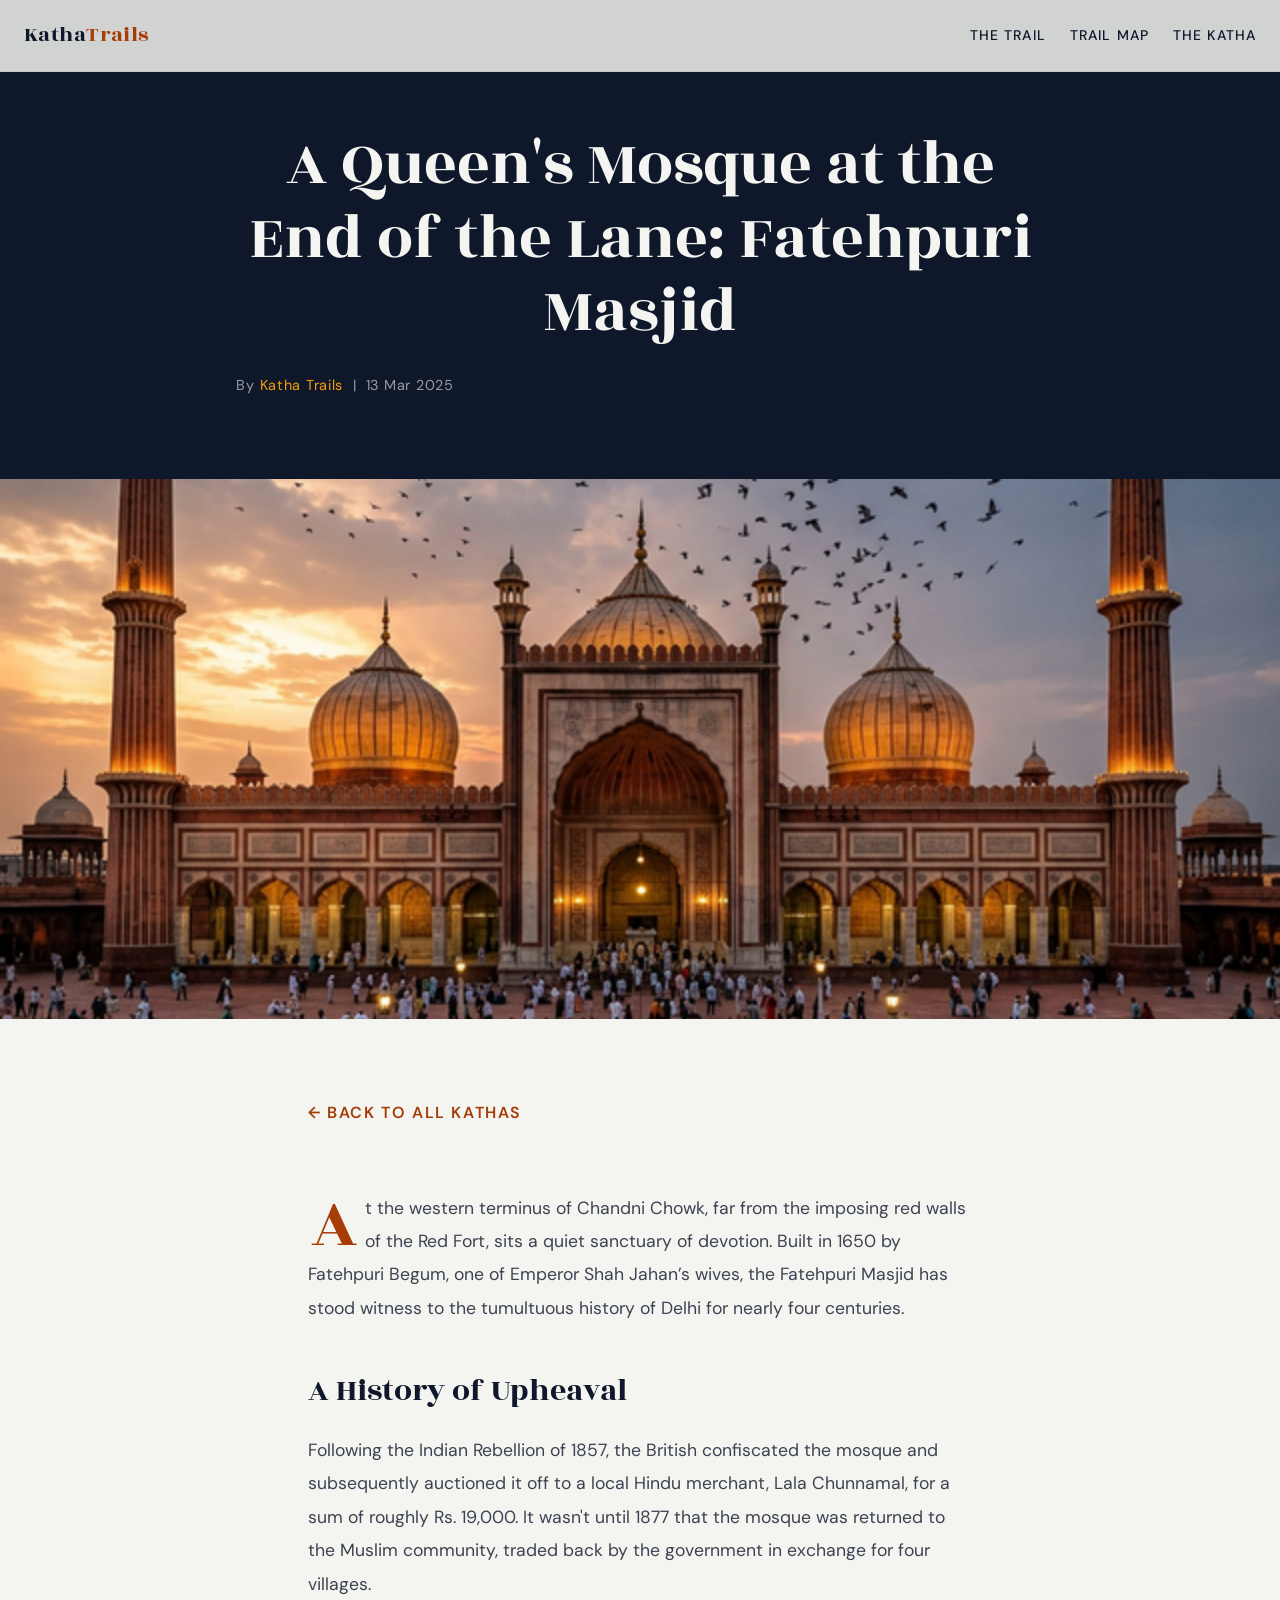
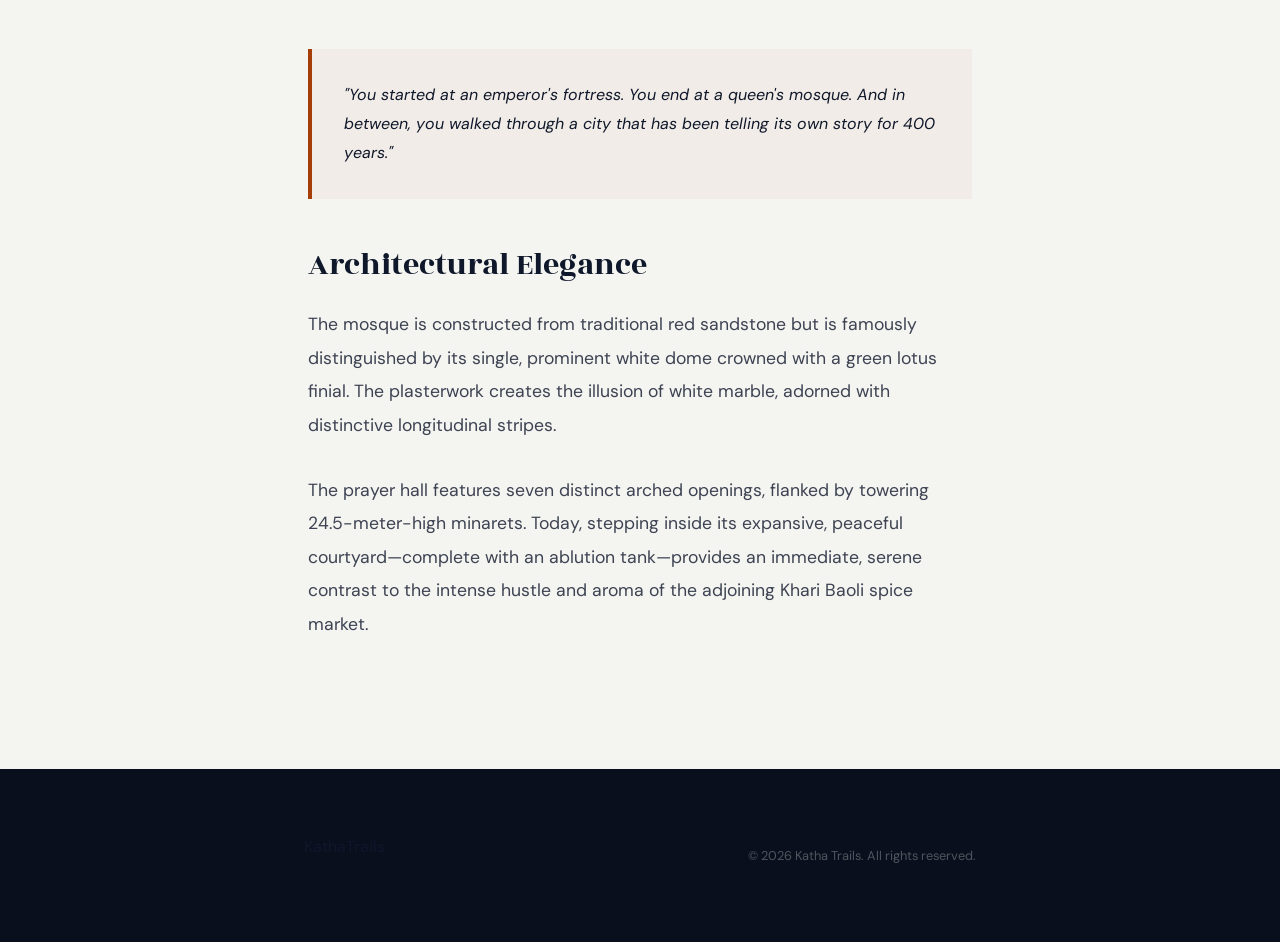
<file: article-fatehpuri.html>
<!DOCTYPE html>
<html lang="en">

<head>
  <meta charset="UTF-8">
  <meta name="viewport" content="width=device-width, initial-scale=1.0">

  <!-- Primary SEO -->
  <title>A Queen's Mosque at the End of the Lane: Fatehpuri Masjid | Katha Trails</title>
  <meta name="description" content="Discover the history of Fatehpuri Masjid, built in 1650 by Shah Jahan's wife at the western end of Chandni Chowk, Old Delhi.">
  
  <link rel="stylesheet" href="styles.css">
  <style>
    /* Article Specific Styles */
    .article-header {
      padding: 8rem var(--gutter) 4rem;
      background: var(--night-sky);
      text-align: center;
    }

    .article-header h1 {
      font-size: clamp(2.5rem, 5vw, 4.5rem);
      color: var(--moonlight);
      max-width: 50rem;
      margin: 0 auto 1.5rem;
    }

    .article-meta {
      color: rgba(244, 244, 240, 0.6);
      font-size: 0.9rem;
      letter-spacing: 0.05em;
    }

    .article-meta span {
      color: var(--highlight);
    }

    .article-hero-img {
      width: 100%;
      height: 60vh;
      object-fit: cover;
      display: block;
    }

    .article-content {
      max-width: 44rem;
      margin: 0 auto;
      padding: 5rem var(--gutter) 6rem;
    }

    .article-content h2 {
      margin-top: 3rem;
      margin-bottom: 1.5rem;
      font-size: 2rem;
      color: var(--night-sky);
    }

    .article-content p {
      font-size: 1.1rem;
      line-height: 1.9;
      color: rgba(15, 23, 42, 0.8);
      margin-bottom: 2rem;
    }

    .dropcap {
      float: left;
      font-family: var(--font-heading);
      font-size: 4.5rem;
      line-height: 0.8;
      padding-top: 4px;
      padding-right: 8px;
      padding-left: 3px;
      color: var(--sandstone);
    }
    
    .callout {
      padding: 2rem;
      background: rgba(166, 60, 6, 0.04);
      border-left: 4px solid var(--sandstone);
      margin: 3rem 0;
      font-style: italic;
      color: var(--night-sky);
    }

    .back-link {
      display: inline-flex;
      align-items: center;
      gap: 0.5rem;
      font-weight: 600;
      text-transform: uppercase;
      letter-spacing: 0.1em;
      margin-bottom: 4rem;
    }
  </style>
</head>

<body>
  <!-- ======================== NAVIGATION ======================== -->
  <nav class="site-nav" aria-label="Main navigation">
    <a href="index.html" class="nav-logo">Katha<span>Trails</span></a>
    <ul class="nav-links">
      <li><a href="index.html#the-trail">The Trail</a></li>
      <li><a href="index.html#trail-map">Trail Map</a></li>
      <li><a href="kathas.html">The Katha</a></li>
    </ul>
  </nav>

  <header class="article-header">
    <h1>A Queen's Mosque at the End of the Lane: Fatehpuri Masjid</h1>
    <p class="article-meta">By <span>Katha Trails</span> &nbsp;|&nbsp; 13 Mar 2025</p>
  </header>

  <img src="images/jama-masjid.png" alt="Fatehpuri Masjid" class="article-hero-img">

  <main class="article-content">
    <a href="kathas.html" class="back-link">← Back to all kathas</a>

    <p><span class="dropcap">A</span>t the western terminus of Chandni Chowk, far from the imposing red walls of the Red Fort, sits a quiet sanctuary of devotion. Built in 1650 by Fatehpuri Begum, one of Emperor Shah Jahan’s wives, the Fatehpuri Masjid has stood witness to the tumultuous history of Delhi for nearly four centuries.</p>

    <h2>A History of Upheaval</h2>
    <p>Following the Indian Rebellion of 1857, the British confiscated the mosque and subsequently auctioned it off to a local Hindu merchant, Lala Chunnamal, for a sum of roughly Rs. 19,000. It wasn't until 1877 that the mosque was returned to the Muslim community, traded back by the government in exchange for four villages.</p>

    <div class="callout">
      "You started at an emperor's fortress. You end at a queen's mosque. And in between, you walked through a city that has been telling its own story for 400 years."
    </div>

    <h2>Architectural Elegance</h2>
    <p>The mosque is constructed from traditional red sandstone but is famously distinguished by its single, prominent white dome crowned with a green lotus finial. The plasterwork creates the illusion of white marble, adorned with distinctive longitudinal stripes.</p>

    <p>The prayer hall features seven distinct arched openings, flanked by towering 24.5-meter-high minarets. Today, stepping inside its expansive, peaceful courtyard—complete with an ablution tank—provides an immediate, serene contrast to the intense hustle and aroma of the adjoining Khari Baoli spice market.</p>
  </main>

  <!-- ======================== FOOTER ======================== -->
  <footer class="site-footer">
    <div class="footer-inner">
      <p class="footer-logo">Katha<span>Trails</span></p>
      <span class="footer-copy">&copy; 2026 Katha Trails. All rights reserved.</span>
    </div>
  </footer>

  <script src="script.js"></script>
</body>
</html>
</file>
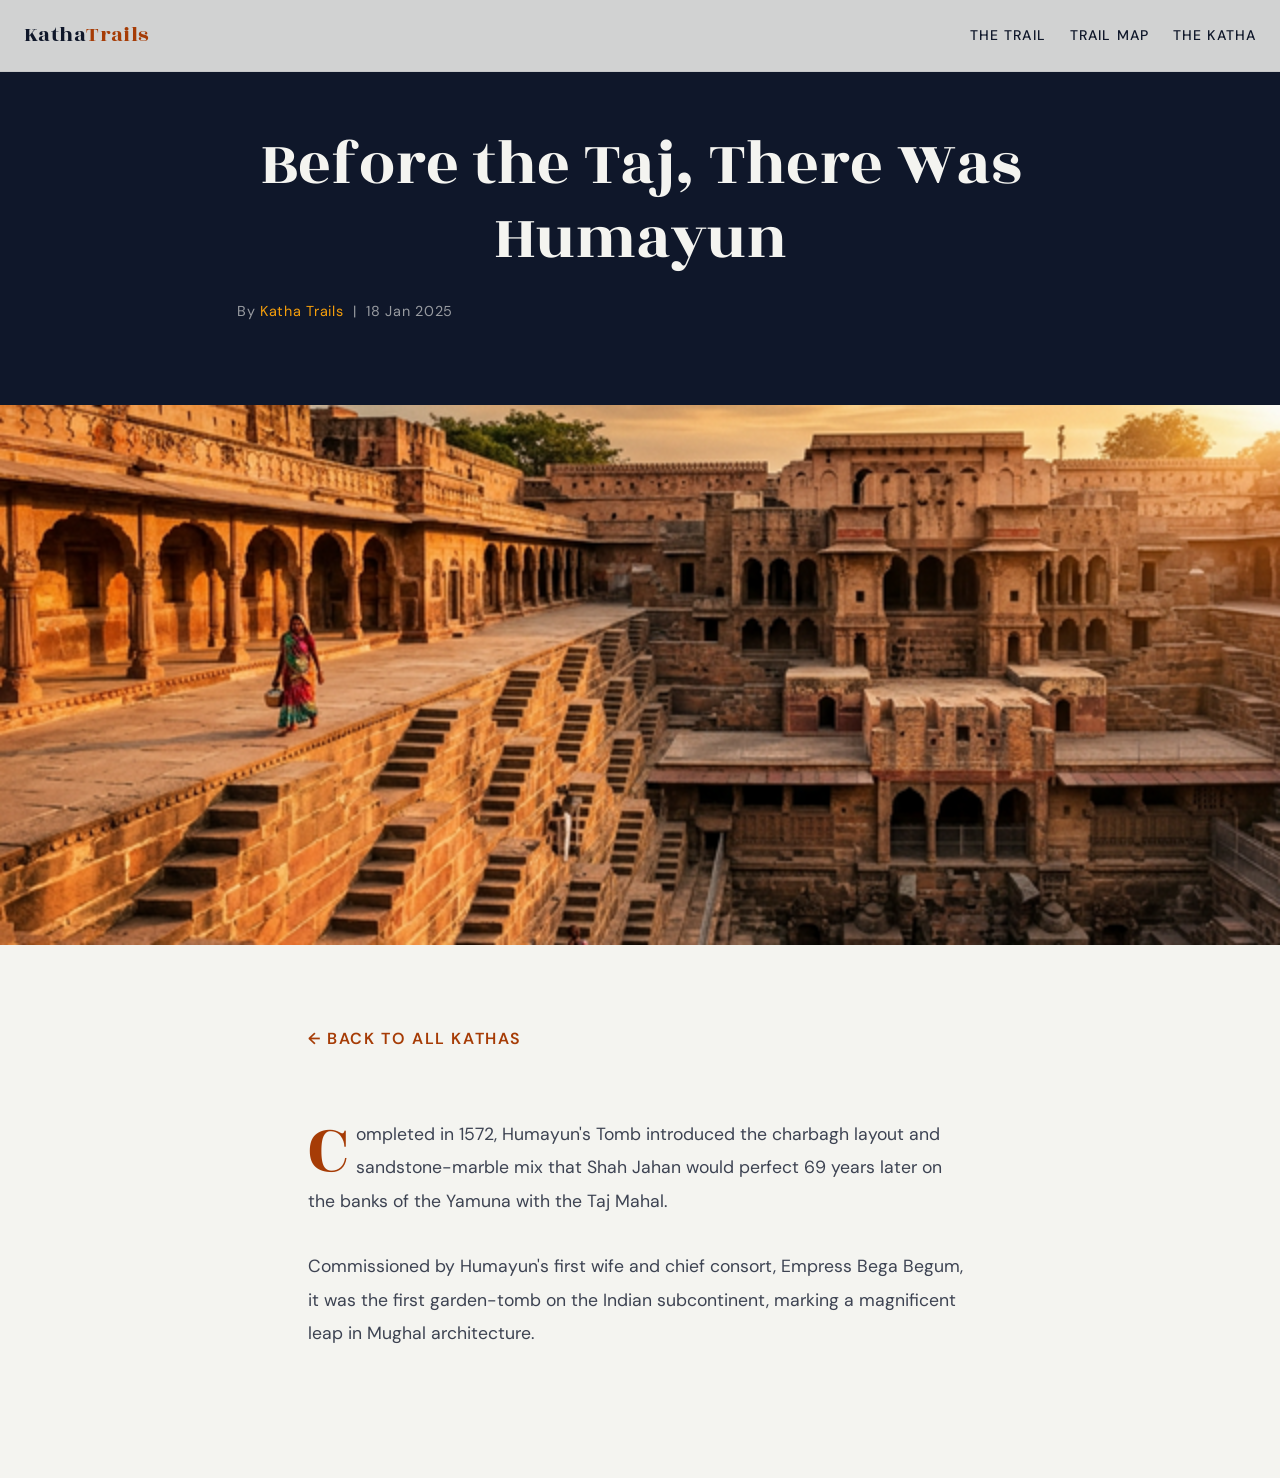
<file: article-humayun.html>
<!DOCTYPE html>
<html lang="en">
<head>
  <meta charset="UTF-8">
  <meta name="viewport" content="width=device-width, initial-scale=1.0">
  <title>Before the Taj, There Was Humayun | Katha Trails</title>
  <link rel="stylesheet" href="styles.css">
  <style>
    .article-header { padding: 8rem var(--gutter) 4rem; background: var(--night-sky); text-align: center; }
    .article-header h1 { font-size: clamp(2.5rem, 5vw, 4.5rem); color: var(--moonlight); max-width: 50rem; margin: 0 auto 1.5rem; }
    .article-meta { color: rgba(244, 244, 240, 0.6); font-size: 0.9rem; letter-spacing: 0.05em; }
    .article-meta span { color: var(--highlight); }
    .article-hero-img { width: 100%; height: 60vh; object-fit: cover; display: block; }
    .article-content { max-width: 44rem; margin: 0 auto; padding: 5rem var(--gutter) 6rem; }
    .article-content p { font-size: 1.1rem; line-height: 1.9; color: rgba(15, 23, 42, 0.8); margin-bottom: 2rem; }
    .dropcap { float: left; font-family: var(--font-heading); font-size: 4.5rem; line-height: 0.8; padding-top: 4px; padding-right: 8px; color: var(--sandstone); }
    .back-link { display: inline-flex; align-items: center; gap: 0.5rem; font-weight: 600; text-transform: uppercase; letter-spacing: 0.1em; margin-bottom: 4rem; }
  </style>
</head>
<body>
  <nav class="site-nav">
    <a href="index.html" class="nav-logo">Katha<span>Trails</span></a>
    <ul class="nav-links">
      <li><a href="index.html#the-trail">The Trail</a></li>
      <li><a href="index.html#trail-map">Trail Map</a></li>
      <li><a href="kathas.html">The Katha</a></li>
    </ul>
  </nav>

  <header class="article-header">
    <h1>Before the Taj, There Was Humayun</h1>
    <p class="article-meta">By <span>Katha Trails</span> &nbsp;|&nbsp; 18 Jan 2025</p>
  </header>

  <img src="images/katha-hero.png" alt="Humayun's Tomb" class="article-hero-img">

  <main class="article-content">
    <a href="kathas.html" class="back-link">← Back to all kathas</a>
    <p><span class="dropcap">C</span>ompleted in 1572, Humayun's Tomb introduced the charbagh layout and sandstone-marble mix that Shah Jahan would perfect 69 years later on the banks of the Yamuna with the Taj Mahal.</p>
    <p>Commissioned by Humayun's first wife and chief consort, Empress Bega Begum, it was the first garden-tomb on the Indian subcontinent, marking a magnificent leap in Mughal architecture.</p>
  </main>
</body>
</html>
</file>
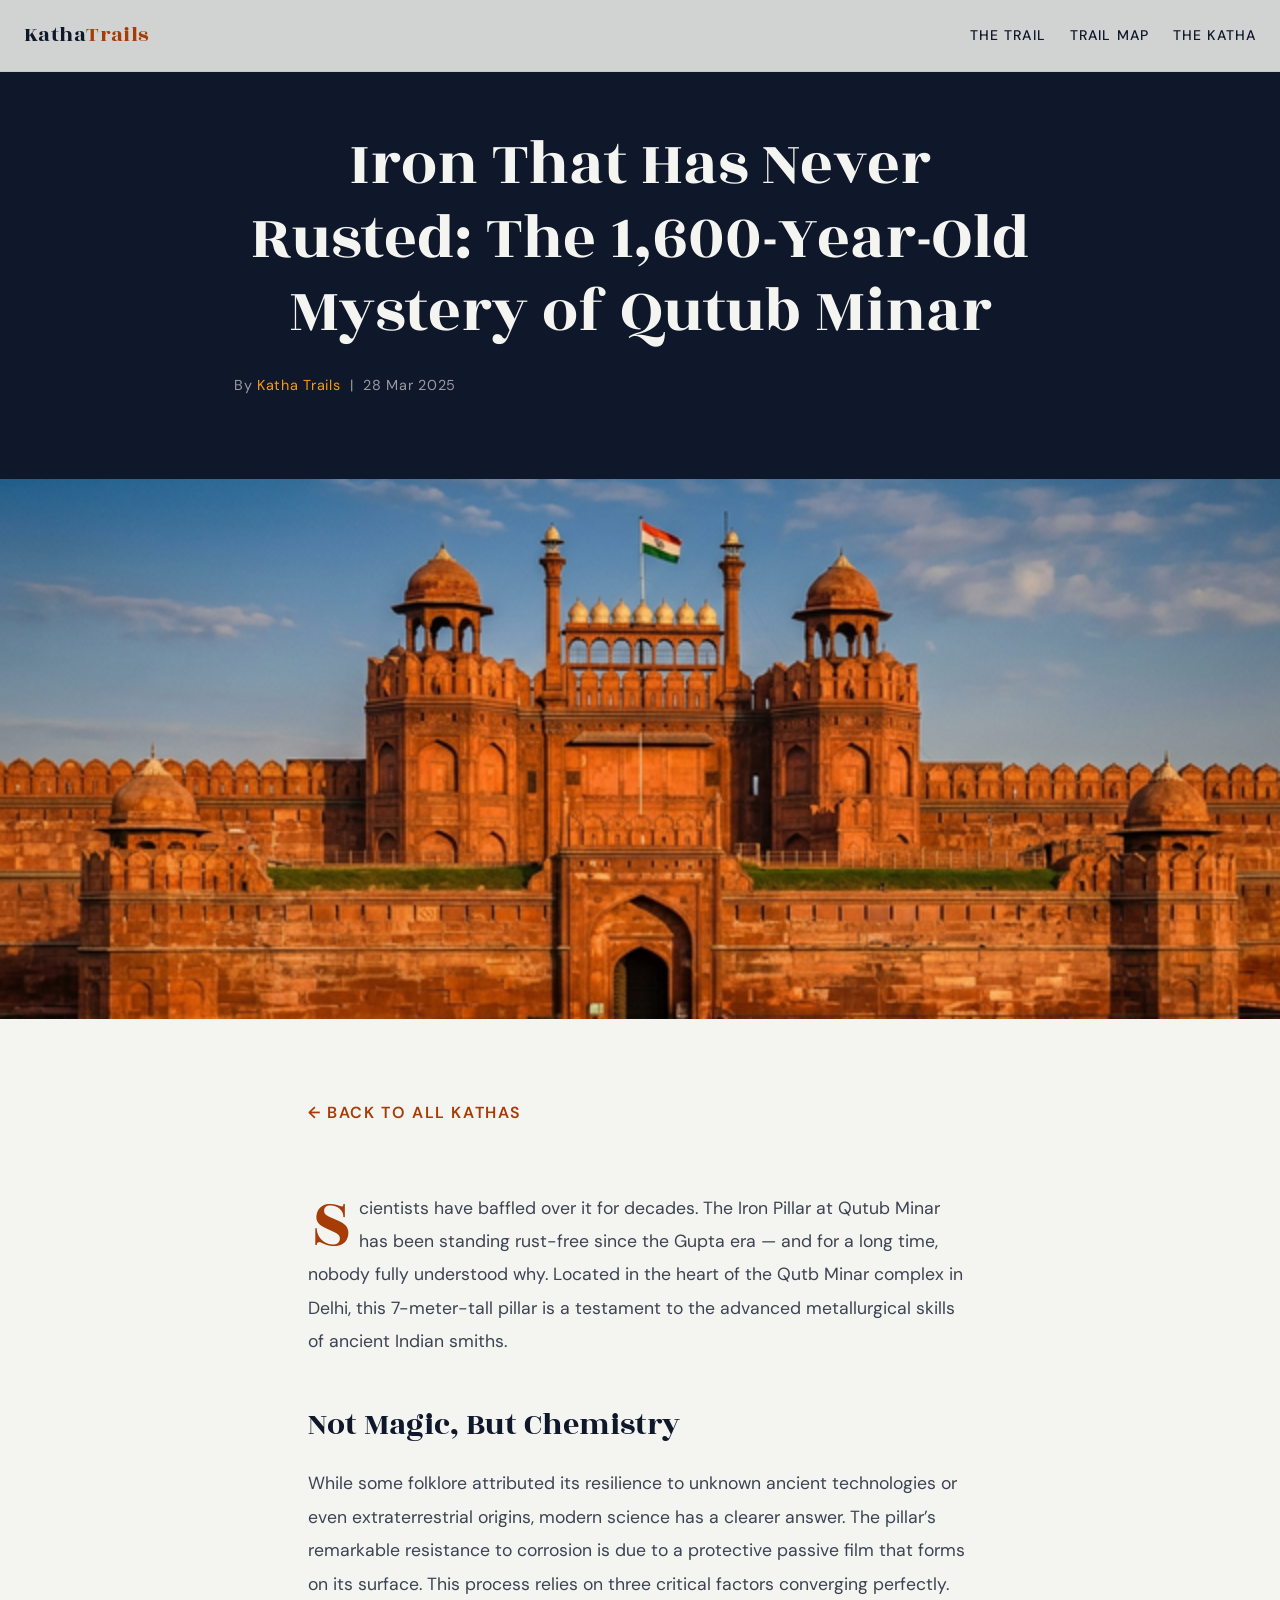
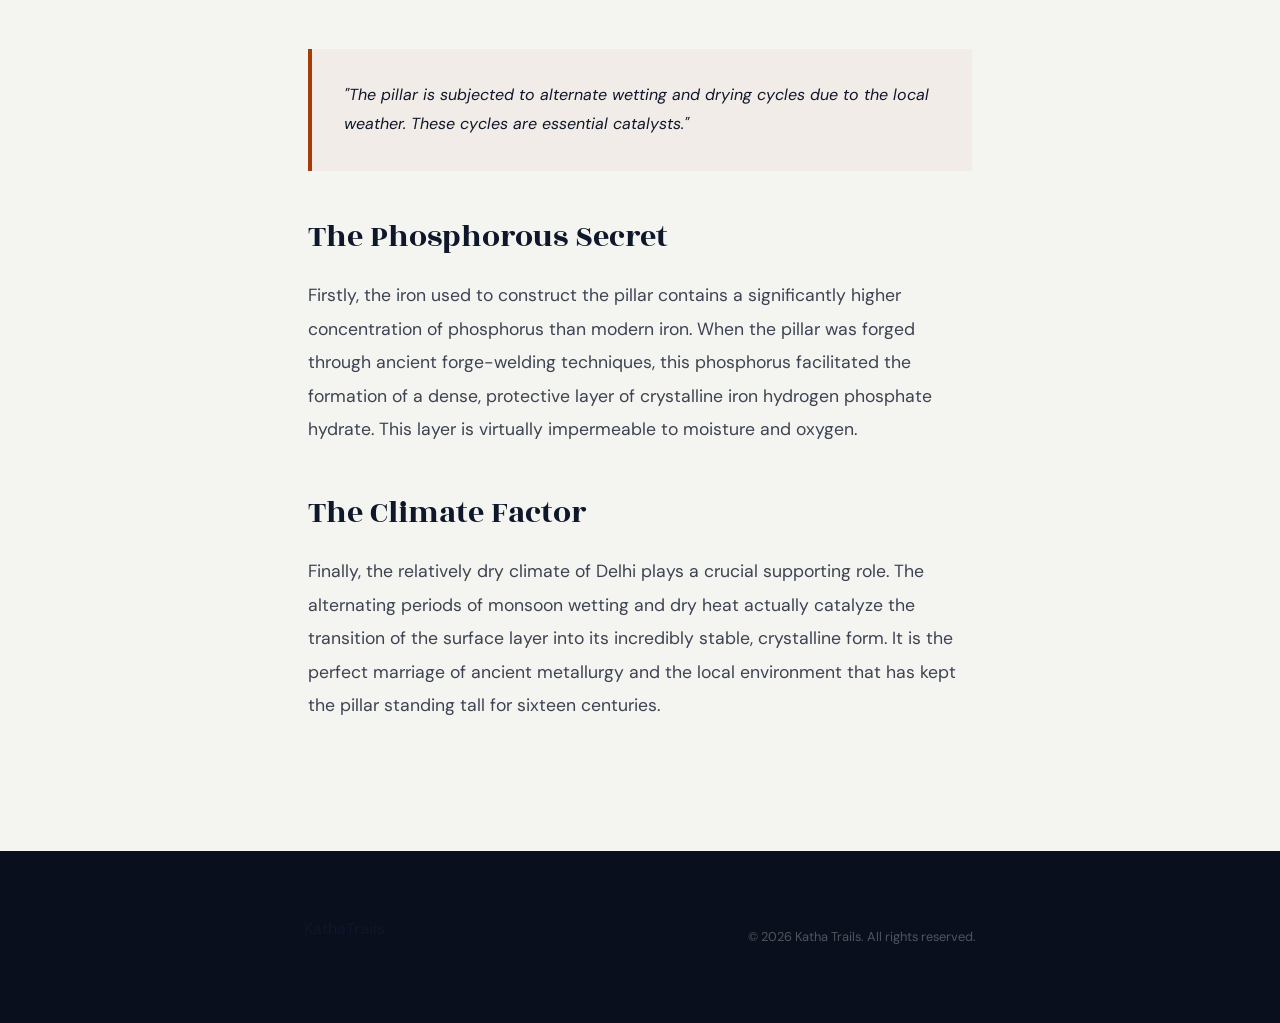
<file: article-iron-pillar.html>
<!DOCTYPE html>
<html lang="en">

<head>
  <meta charset="UTF-8">
  <meta name="viewport" content="width=device-width, initial-scale=1.0">

  <!-- Primary SEO -->
  <title>Iron That Has Never Rusted: The Mystery of Qutub Minar | Katha Trails</title>
  <meta name="description" content="Discover the science and history behind the 1,600-year-old rust-resistant Iron Pillar at Qutub Minar, a marvel of ancient Indian metallurgy.">
  
  <link rel="stylesheet" href="styles.css">
  <style>
    /* Article Specific Styles */
    .article-header {
      padding: 8rem var(--gutter) 4rem;
      background: var(--night-sky);
      text-align: center;
    }

    .article-header h1 {
      font-size: clamp(2.5rem, 5vw, 4.5rem);
      color: var(--moonlight);
      max-width: 50rem;
      margin: 0 auto 1.5rem;
    }

    .article-meta {
      color: rgba(244, 244, 240, 0.6);
      font-size: 0.9rem;
      letter-spacing: 0.05em;
    }

    .article-meta span {
      color: var(--highlight);
    }

    .article-hero-img {
      width: 100%;
      height: 60vh;
      object-fit: cover;
      display: block;
    }

    .article-content {
      max-width: 44rem;
      margin: 0 auto;
      padding: 5rem var(--gutter) 6rem;
    }

    .article-content h2 {
      margin-top: 3rem;
      margin-bottom: 1.5rem;
      font-size: 2rem;
      color: var(--night-sky);
    }

    .article-content p {
      font-size: 1.1rem;
      line-height: 1.9;
      color: rgba(15, 23, 42, 0.8);
      margin-bottom: 2rem;
    }

    .dropcap {
      float: left;
      font-family: var(--font-heading);
      font-size: 4.5rem;
      line-height: 0.8;
      padding-top: 4px;
      padding-right: 8px;
      padding-left: 3px;
      color: var(--sandstone);
    }
    
    .callout {
      padding: 2rem;
      background: rgba(166, 60, 6, 0.04);
      border-left: 4px solid var(--sandstone);
      margin: 3rem 0;
      font-style: italic;
      color: var(--night-sky);
    }

    .back-link {
      display: inline-flex;
      align-items: center;
      gap: 0.5rem;
      font-weight: 600;
      text-transform: uppercase;
      letter-spacing: 0.1em;
      margin-bottom: 4rem;
    }
  </style>
</head>

<body>
  <!-- ======================== NAVIGATION ======================== -->
  <nav class="site-nav" aria-label="Main navigation">
    <a href="index.html" class="nav-logo">Katha<span>Trails</span></a>
    <ul class="nav-links">
      <li><a href="index.html#the-trail">The Trail</a></li>
      <li><a href="index.html#trail-map">Trail Map</a></li>
      <li><a href="kathas.html">The Katha</a></li>
    </ul>
  </nav>

  <header class="article-header">
    <h1>Iron That Has Never Rusted: The 1,600-Year-Old Mystery of Qutub Minar</h1>
    <p class="article-meta">By <span>Katha Trails</span> &nbsp;|&nbsp; 28 Mar 2025</p>
  </header>

  <img src="images/red-fort.png" alt="Qutub Minar complex" class="article-hero-img">

  <main class="article-content">
    <a href="kathas.html" class="back-link">← Back to all kathas</a>

    <p><span class="dropcap">S</span>cientists have baffled over it for decades. The Iron Pillar at Qutub Minar has been standing rust-free since the Gupta era — and for a long time, nobody fully understood why. Located in the heart of the Qutb Minar complex in Delhi, this 7-meter-tall pillar is a testament to the advanced metallurgical skills of ancient Indian smiths.</p>

    <h2>Not Magic, But Chemistry</h2>
    <p>While some folklore attributed its resilience to unknown ancient technologies or even extraterrestrial origins, modern science has a clearer answer. The pillar’s remarkable resistance to corrosion is due to a protective passive film that forms on its surface. This process relies on three critical factors converging perfectly.</p>

    <div class="callout">
      "The pillar is subjected to alternate wetting and drying cycles due to the local weather. These cycles are essential catalysts."
    </div>

    <h2>The Phosphorous Secret</h2>
    <p>Firstly, the iron used to construct the pillar contains a significantly higher concentration of phosphorus than modern iron. When the pillar was forged through ancient forge-welding techniques, this phosphorus facilitated the formation of a dense, protective layer of crystalline iron hydrogen phosphate hydrate. This layer is virtually impermeable to moisture and oxygen.</p>

    <h2>The Climate Factor</h2>
    <p>Finally, the relatively dry climate of Delhi plays a crucial supporting role. The alternating periods of monsoon wetting and dry heat actually catalyze the transition of the surface layer into its incredibly stable, crystalline form. It is the perfect marriage of ancient metallurgy and the local environment that has kept the pillar standing tall for sixteen centuries.</p>
  </main>

  <!-- ======================== FOOTER ======================== -->
  <footer class="site-footer">
    <div class="footer-inner">
      <p class="footer-logo">Katha<span>Trails</span></p>
      <span class="footer-copy">&copy; 2026 Katha Trails. All rights reserved.</span>
    </div>
  </footer>

  <script src="script.js"></script>
</body>
</html>
</file>
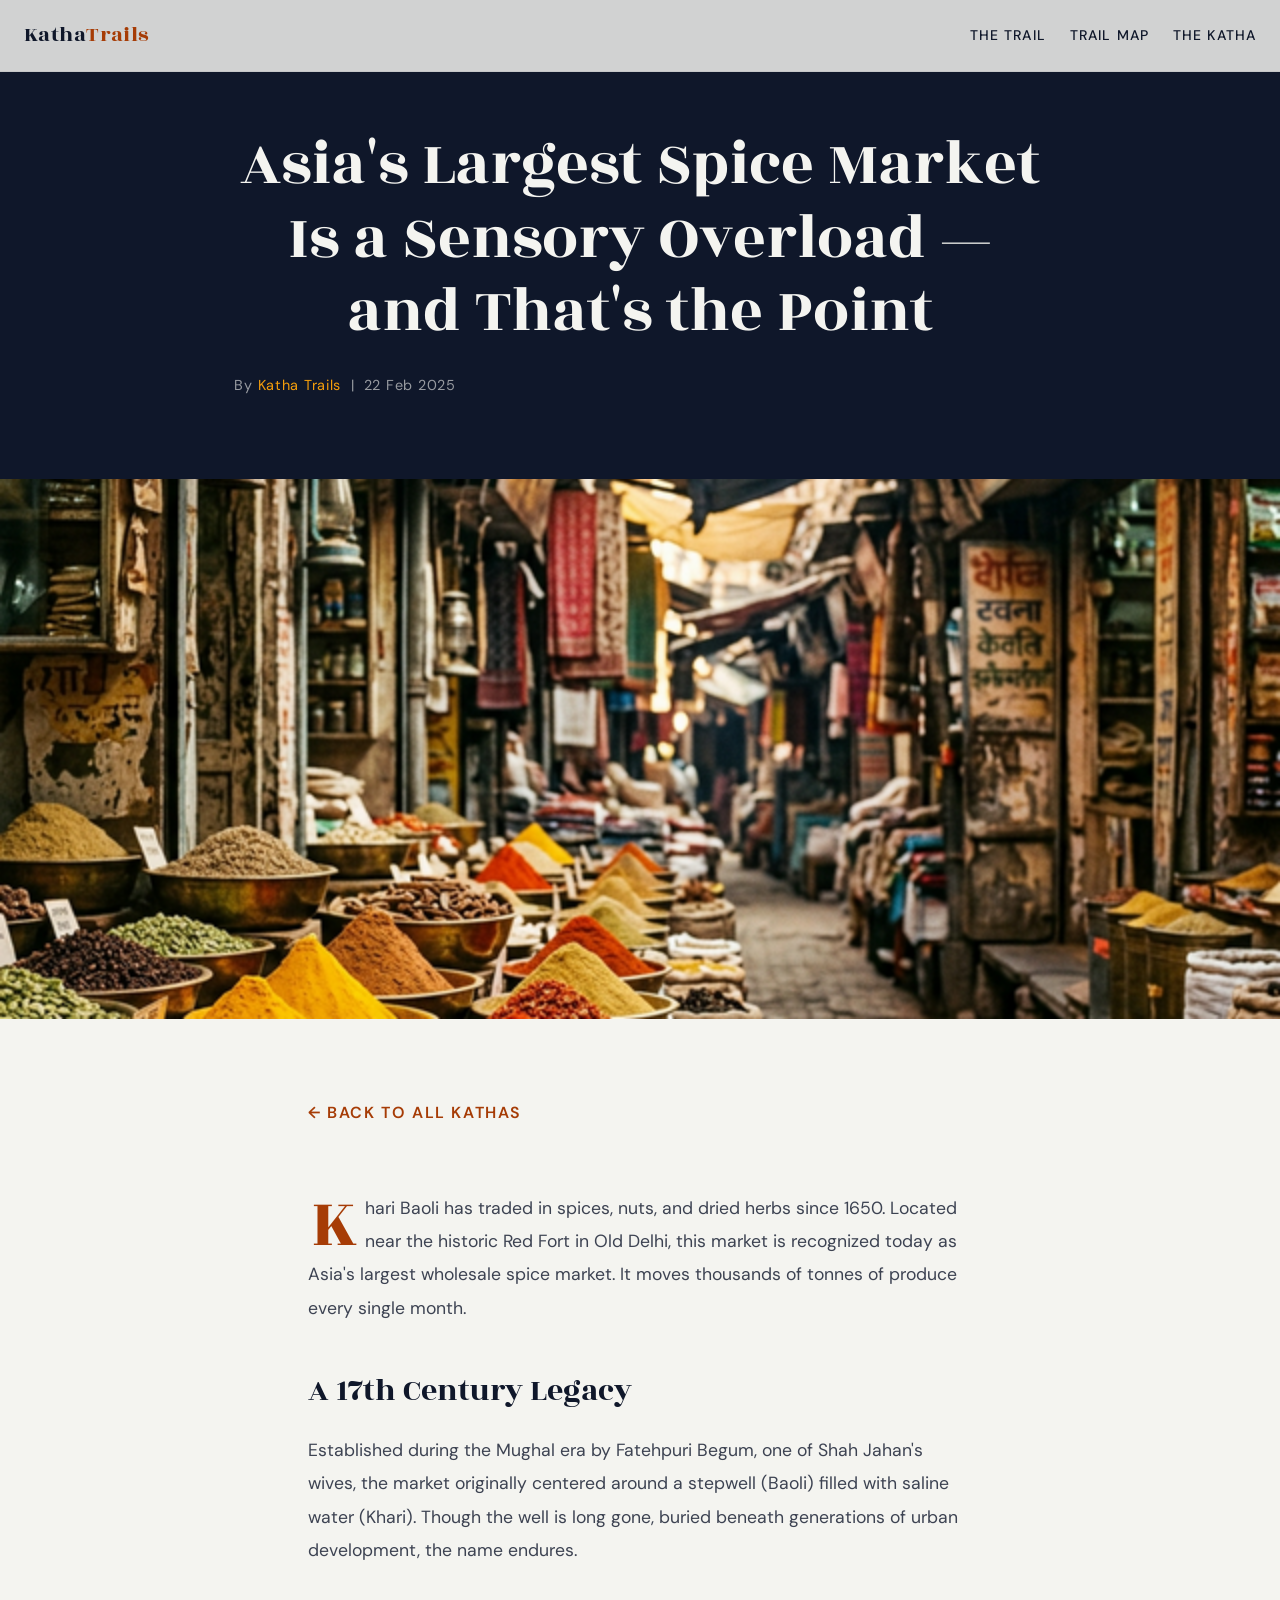
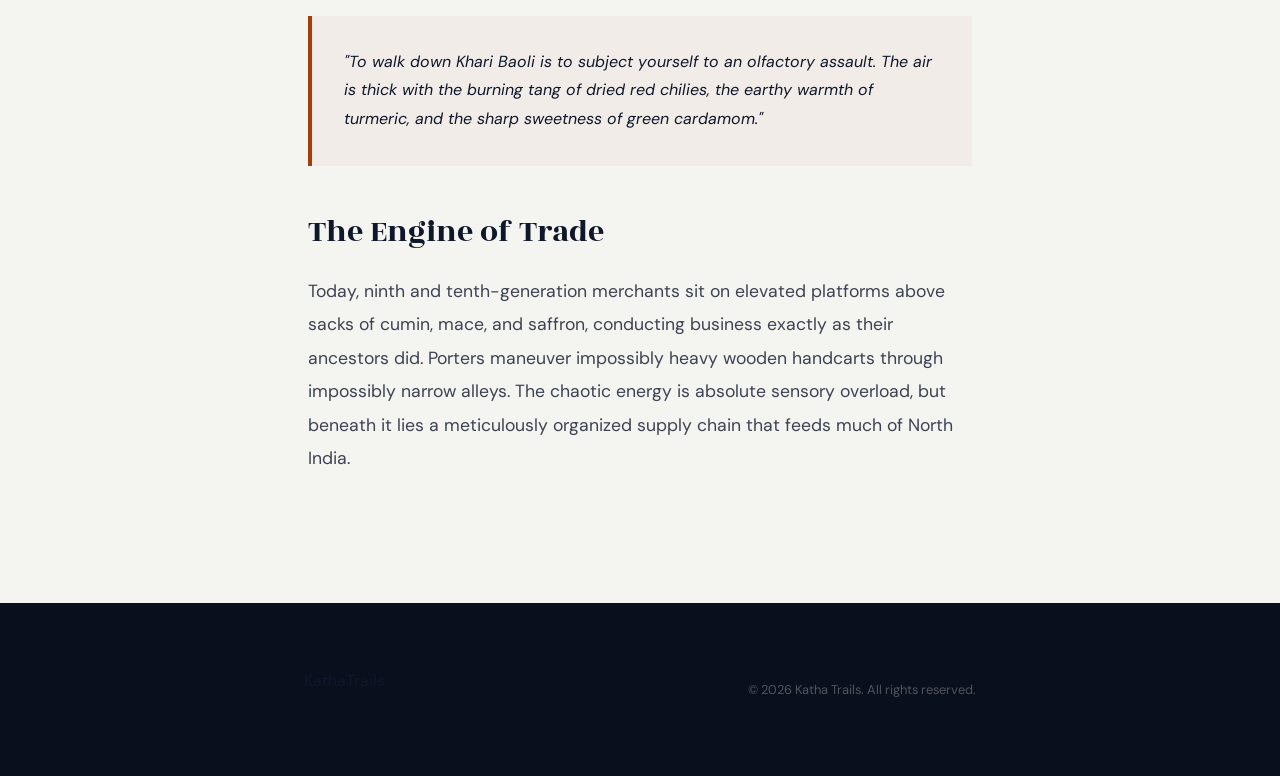
<file: article-khari-baoli.html>
<!DOCTYPE html>
<html lang="en">

<head>
  <meta charset="UTF-8">
  <meta name="viewport" content="width=device-width, initial-scale=1.0">

  <!-- Primary SEO -->
  <title>Asia's Largest Spice Market Is a Sensory Overload | Katha Trails</title>
  <meta name="description" content="Discover Khari Baoli in Old Delhi, Asia's largest wholesale spice market operating since the 17th century.">
  
  <link rel="stylesheet" href="styles.css">
  <style>
    /* Article Specific Styles */
    .article-header {
      padding: 8rem var(--gutter) 4rem;
      background: var(--night-sky);
      text-align: center;
    }

    .article-header h1 {
      font-size: clamp(2.5rem, 5vw, 4.5rem);
      color: var(--moonlight);
      max-width: 50rem;
      margin: 0 auto 1.5rem;
    }

    .article-meta {
      color: rgba(244, 244, 240, 0.6);
      font-size: 0.9rem;
      letter-spacing: 0.05em;
    }

    .article-meta span {
      color: var(--highlight);
    }

    .article-hero-img {
      width: 100%;
      height: 60vh;
      object-fit: cover;
      display: block;
    }

    .article-content {
      max-width: 44rem;
      margin: 0 auto;
      padding: 5rem var(--gutter) 6rem;
    }

    .article-content h2 {
      margin-top: 3rem;
      margin-bottom: 1.5rem;
      font-size: 2rem;
      color: var(--night-sky);
    }

    .article-content p {
      font-size: 1.1rem;
      line-height: 1.9;
      color: rgba(15, 23, 42, 0.8);
      margin-bottom: 2rem;
    }

    .dropcap {
      float: left;
      font-family: var(--font-heading);
      font-size: 4.5rem;
      line-height: 0.8;
      padding-top: 4px;
      padding-right: 8px;
      padding-left: 3px;
      color: var(--sandstone);
    }
    
    .callout {
      padding: 2rem;
      background: rgba(166, 60, 6, 0.04);
      border-left: 4px solid var(--sandstone);
      margin: 3rem 0;
      font-style: italic;
      color: var(--night-sky);
    }

    .back-link {
      display: inline-flex;
      align-items: center;
      gap: 0.5rem;
      font-weight: 600;
      text-transform: uppercase;
      letter-spacing: 0.1em;
      margin-bottom: 4rem;
    }
  </style>
</head>

<body>
  <!-- ======================== NAVIGATION ======================== -->
  <nav class="site-nav" aria-label="Main navigation">
    <a href="index.html" class="nav-logo">Katha<span>Trails</span></a>
    <ul class="nav-links">
      <li><a href="index.html#the-trail">The Trail</a></li>
      <li><a href="index.html#trail-map">Trail Map</a></li>
      <li><a href="kathas.html">The Katha</a></li>
    </ul>
  </nav>

  <header class="article-header">
    <h1>Asia's Largest Spice Market Is a Sensory Overload — and That's the Point</h1>
    <p class="article-meta">By <span>Katha Trails</span> &nbsp;|&nbsp; 22 Feb 2025</p>
  </header>

  <img src="images/spice-bazaar.png" alt="Khari Baoli Spice Market" class="article-hero-img">

  <main class="article-content">
    <a href="kathas.html" class="back-link">← Back to all kathas</a>

    <p><span class="dropcap">K</span>hari Baoli has traded in spices, nuts, and dried herbs since 1650. Located near the historic Red Fort in Old Delhi, this market is recognized today as Asia's largest wholesale spice market. It moves thousands of tonnes of produce every single month.</p>

    <h2>A 17th Century Legacy</h2>
    <p>Established during the Mughal era by Fatehpuri Begum, one of Shah Jahan's wives, the market originally centered around a stepwell (Baoli) filled with saline water (Khari). Though the well is long gone, buried beneath generations of urban development, the name endures.</p>

    <div class="callout">
      "To walk down Khari Baoli is to subject yourself to an olfactory assault. The air is thick with the burning tang of dried red chilies, the earthy warmth of turmeric, and the sharp sweetness of green cardamom."
    </div>

    <h2>The Engine of Trade</h2>
    <p>Today, ninth and tenth-generation merchants sit on elevated platforms above sacks of cumin, mace, and saffron, conducting business exactly as their ancestors did. Porters maneuver impossibly heavy wooden handcarts through impossibly narrow alleys. The chaotic energy is absolute sensory overload, but beneath it lies a meticulously organized supply chain that feeds much of North India.</p>

  </main>

  <!-- ======================== FOOTER ======================== -->
  <footer class="site-footer">
    <div class="footer-inner">
      <p class="footer-logo">Katha<span>Trails</span></p>
      <span class="footer-copy">&copy; 2026 Katha Trails. All rights reserved.</span>
    </div>
  </footer>

  <script src="script.js"></script>
</body>
</html>
</file>
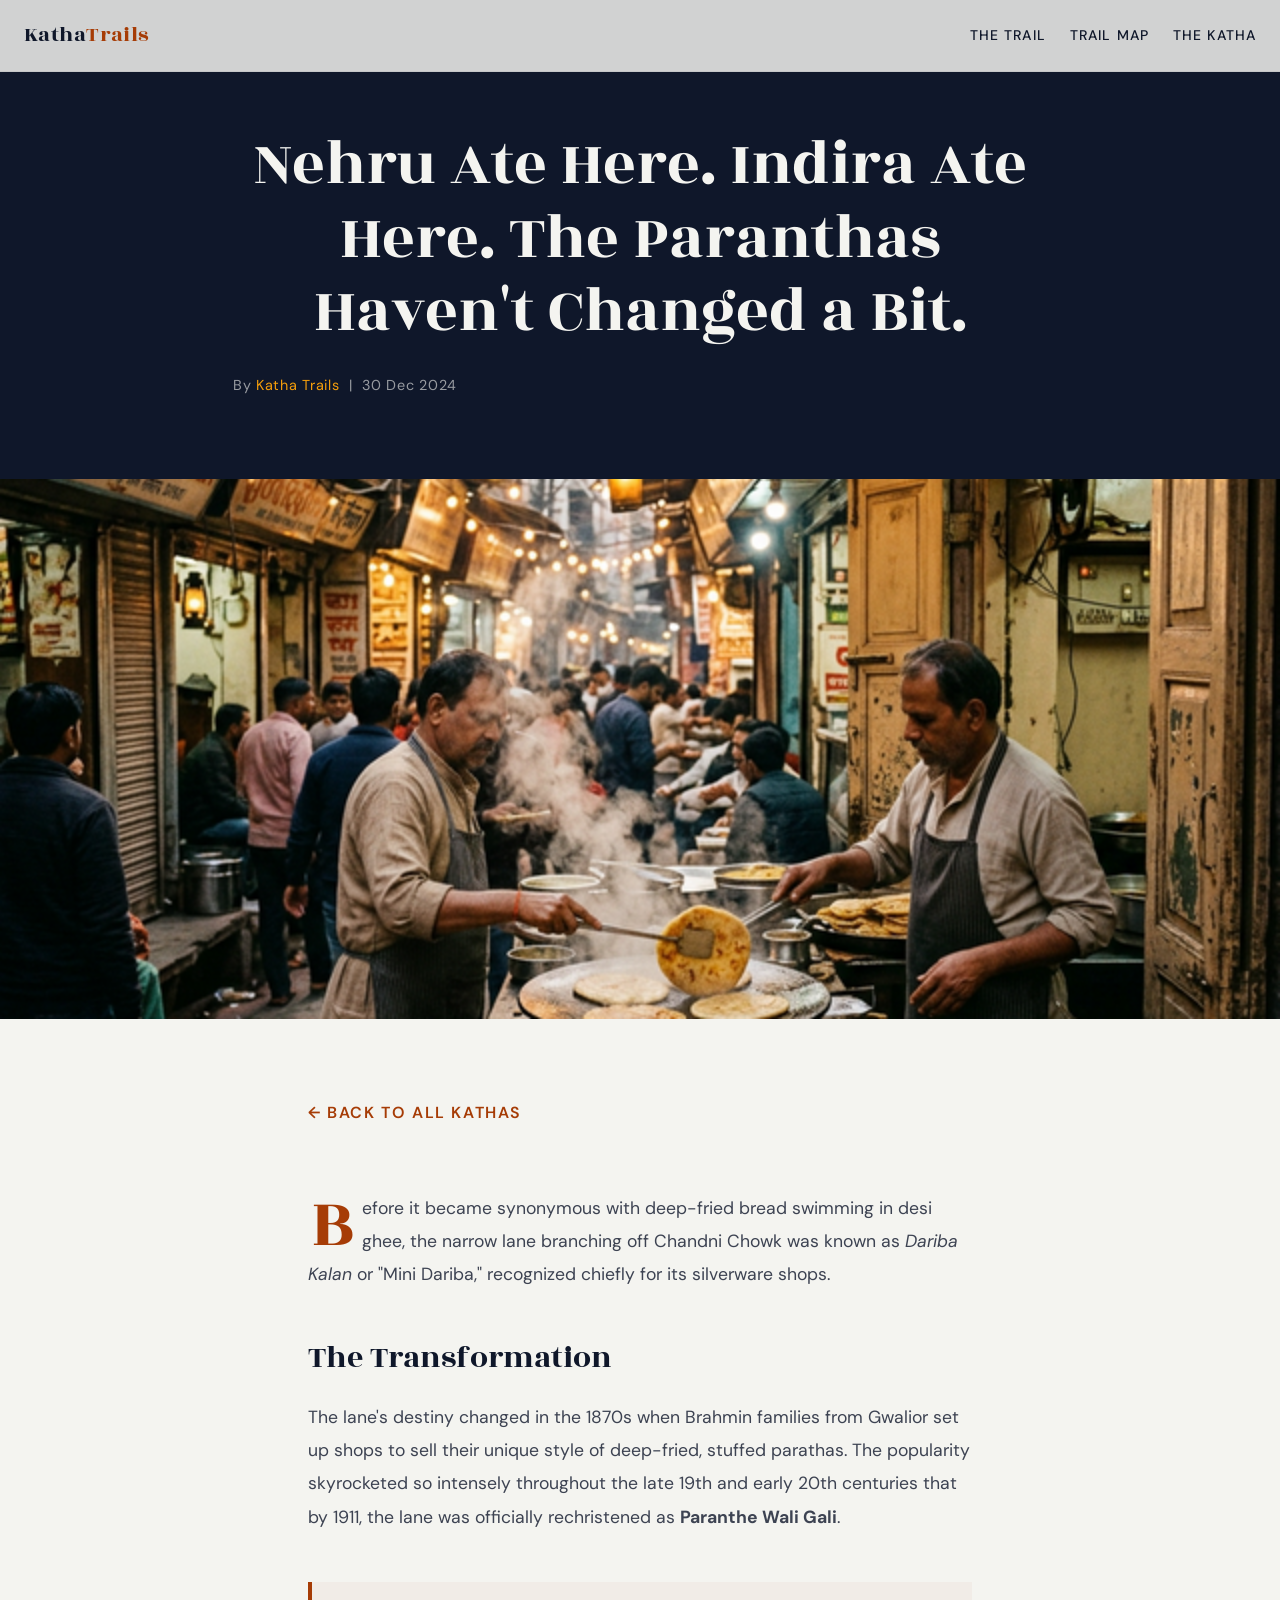
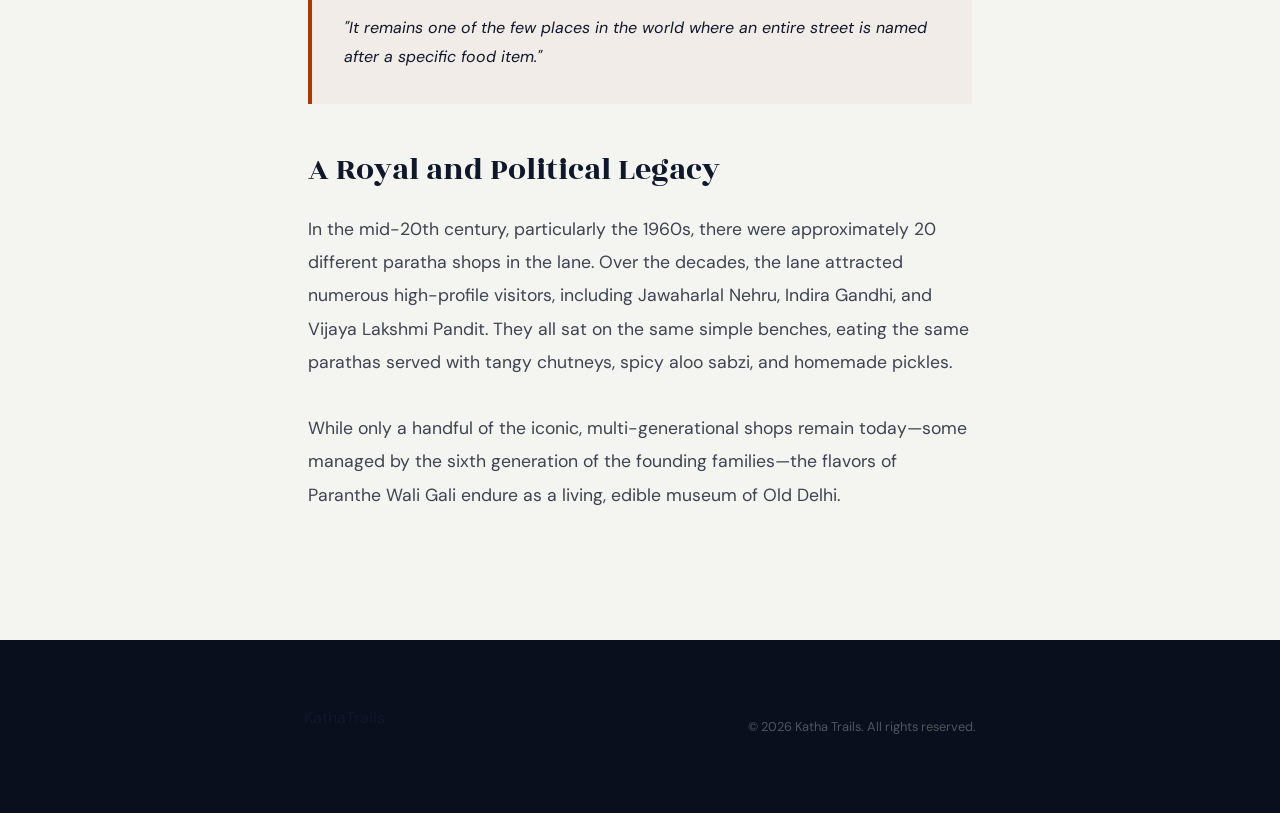
<file: article-paranthe.html>
<!DOCTYPE html>
<html lang="en">

<head>
  <meta charset="UTF-8">
  <meta name="viewport" content="width=device-width, initial-scale=1.0">

  <!-- Primary SEO -->
  <title>Nehru Ate Here. Indira Ate Here. The Paranthas Haven't Changed. | Katha Trails</title>
  <meta name="description" content="Explore the history of Paranthewali Gali in Chandni Chowk, Old Delhi. A culinary landmark running since the 1870s.">
  
  <link rel="stylesheet" href="styles.css">
  <style>
    /* Article Specific Styles */
    .article-header {
      padding: 8rem var(--gutter) 4rem;
      background: var(--night-sky);
      text-align: center;
    }

    .article-header h1 {
      font-size: clamp(2.5rem, 5vw, 4.5rem);
      color: var(--moonlight);
      max-width: 50rem;
      margin: 0 auto 1.5rem;
    }

    .article-meta {
      color: rgba(244, 244, 240, 0.6);
      font-size: 0.9rem;
      letter-spacing: 0.05em;
    }

    .article-meta span {
      color: var(--highlight);
    }

    .article-hero-img {
      width: 100%;
      height: 60vh;
      object-fit: cover;
      display: block;
    }

    .article-content {
      max-width: 44rem;
      margin: 0 auto;
      padding: 5rem var(--gutter) 6rem;
    }

    .article-content h2 {
      margin-top: 3rem;
      margin-bottom: 1.5rem;
      font-size: 2rem;
      color: var(--night-sky);
    }

    .article-content p {
      font-size: 1.1rem;
      line-height: 1.9;
      color: rgba(15, 23, 42, 0.8);
      margin-bottom: 2rem;
    }

    .dropcap {
      float: left;
      font-family: var(--font-heading);
      font-size: 4.5rem;
      line-height: 0.8;
      padding-top: 4px;
      padding-right: 8px;
      padding-left: 3px;
      color: var(--sandstone);
    }
    
    .callout {
      padding: 2rem;
      background: rgba(166, 60, 6, 0.04);
      border-left: 4px solid var(--sandstone);
      margin: 3rem 0;
      font-style: italic;
      color: var(--night-sky);
    }

    .back-link {
      display: inline-flex;
      align-items: center;
      gap: 0.5rem;
      font-weight: 600;
      text-transform: uppercase;
      letter-spacing: 0.1em;
      margin-bottom: 4rem;
    }
  </style>
</head>

<body>
  <!-- ======================== NAVIGATION ======================== -->
  <nav class="site-nav" aria-label="Main navigation">
    <a href="index.html" class="nav-logo">Katha<span>Trails</span></a>
    <ul class="nav-links">
      <li><a href="index.html#the-trail">The Trail</a></li>
      <li><a href="index.html#trail-map">Trail Map</a></li>
      <li><a href="kathas.html">The Katha</a></li>
    </ul>
  </nav>

  <header class="article-header">
    <h1>Nehru Ate Here. Indira Ate Here. The Paranthas Haven't Changed a Bit.</h1>
    <p class="article-meta">By <span>Katha Trails</span> &nbsp;|&nbsp; 30 Dec 2024</p>
  </header>

  <img src="images/paranthewali-gali.png" alt="Paranthewali Gali" class="article-hero-img">

  <main class="article-content">
    <a href="kathas.html" class="back-link">← Back to all kathas</a>

    <p><span class="dropcap">B</span>efore it became synonymous with deep-fried bread swimming in desi ghee, the narrow lane branching off Chandni Chowk was known as <em>Dariba Kalan</em> or "Mini Dariba," recognized chiefly for its silverware shops.</p>

    <h2>The Transformation</h2>
    <p>The lane's destiny changed in the 1870s when Brahmin families from Gwalior set up shops to sell their unique style of deep-fried, stuffed parathas. The popularity skyrocketed so intensely throughout the late 19th and early 20th centuries that by 1911, the lane was officially rechristened as <strong>Paranthe Wali Gali</strong>.</p>

    <div class="callout">
      "It remains one of the few places in the world where an entire street is named after a specific food item."
    </div>

    <h2>A Royal and Political Legacy</h2>
    <p>In the mid-20th century, particularly the 1960s, there were approximately 20 different paratha shops in the lane. Over the decades, the lane attracted numerous high-profile visitors, including Jawaharlal Nehru, Indira Gandhi, and Vijaya Lakshmi Pandit. They all sat on the same simple benches, eating the same parathas served with tangy chutneys, spicy aloo sabzi, and homemade pickles.</p>

    <p>While only a handful of the iconic, multi-generational shops remain today—some managed by the sixth generation of the founding families—the flavors of Paranthe Wali Gali endure as a living, edible museum of Old Delhi.</p>
  </main>

  <!-- ======================== FOOTER ======================== -->
  <footer class="site-footer">
    <div class="footer-inner">
      <p class="footer-logo">Katha<span>Trails</span></p>
      <span class="footer-copy">&copy; 2026 Katha Trails. All rights reserved.</span>
    </div>
  </footer>

  <script src="script.js"></script>
</body>
</html>
</file>
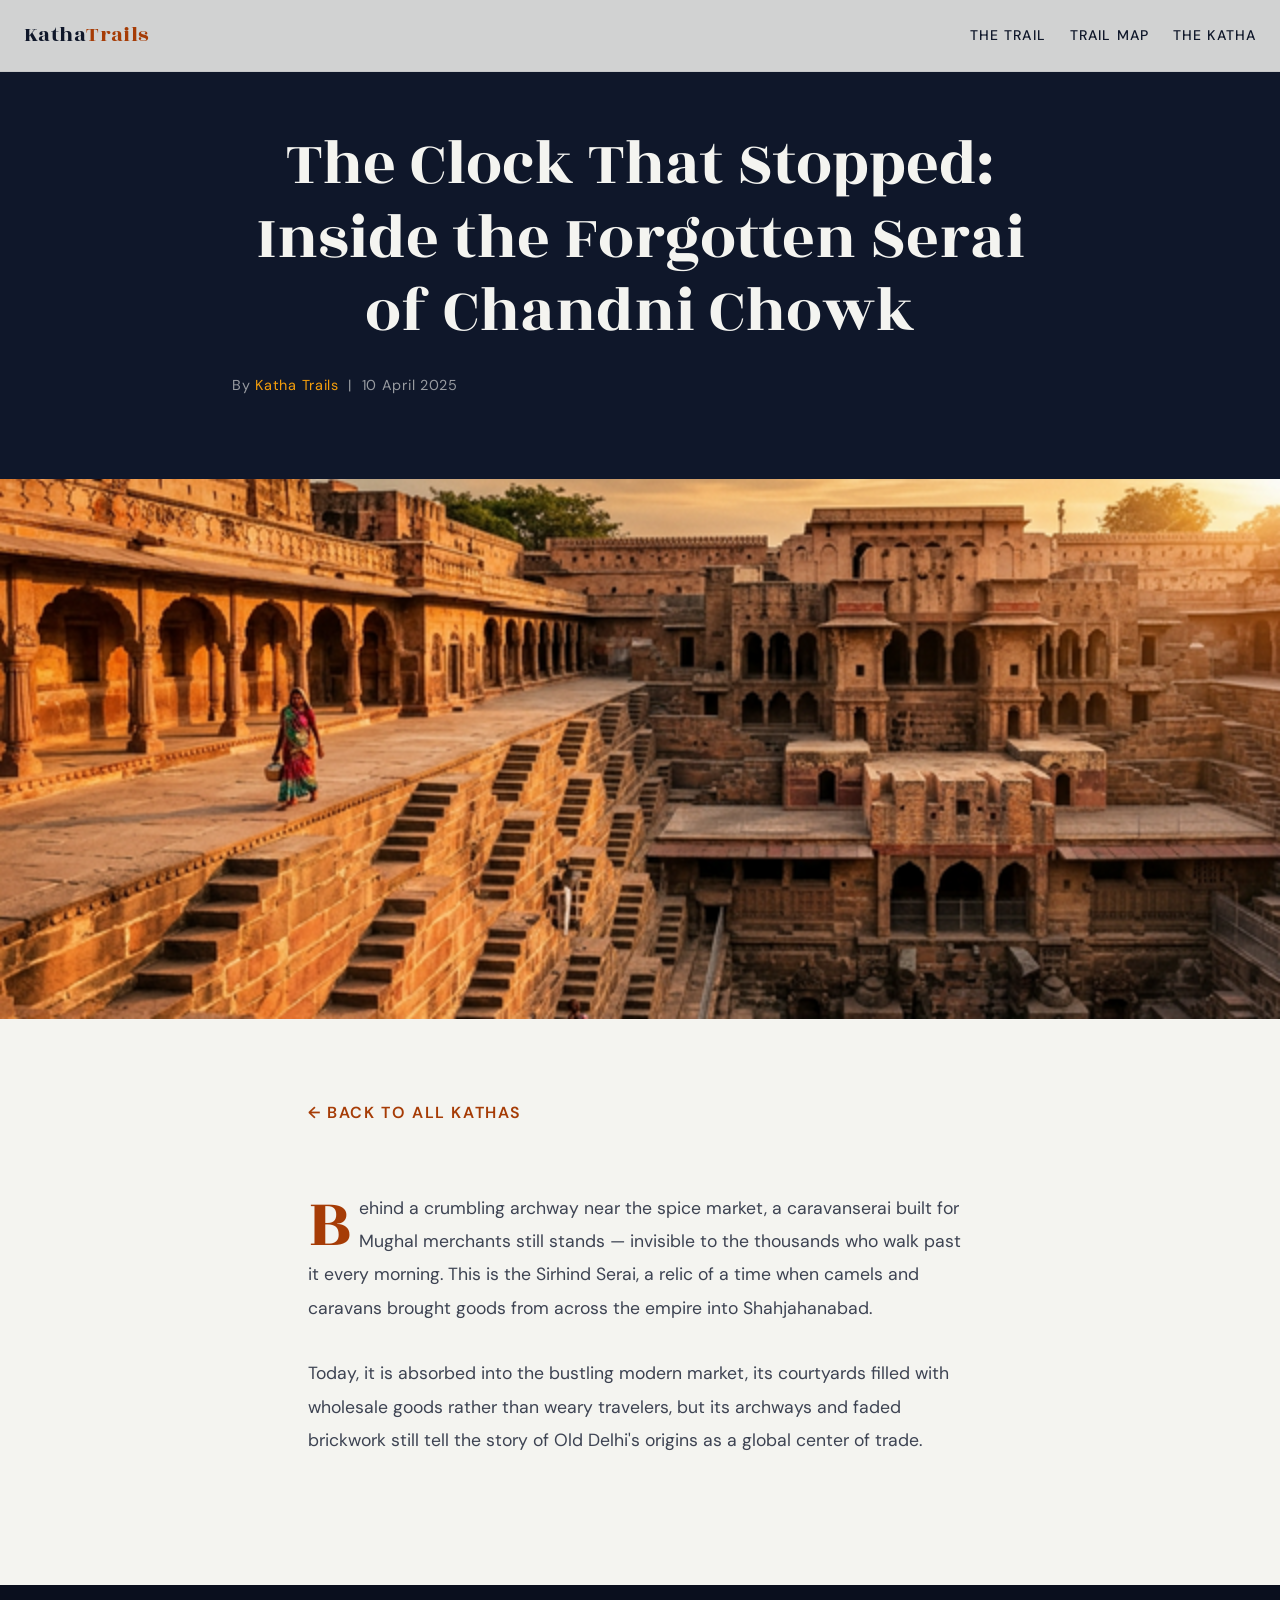
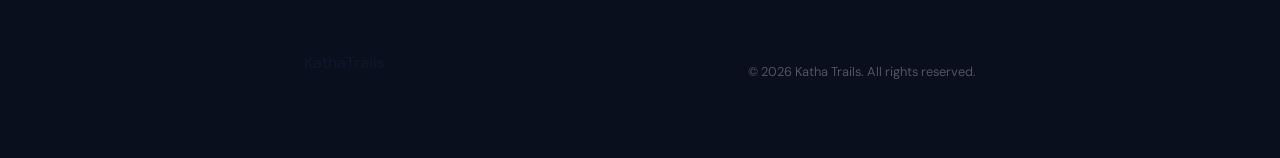
<file: article-sirhind-serai.html>
<!DOCTYPE html>
<html lang="en">
<head>
  <meta charset="UTF-8">
  <meta name="viewport" content="width=device-width, initial-scale=1.0">
  <title>The Clock That Stopped: Inside the Forgotten Serai of Chandni Chowk | Katha Trails</title>
  <link rel="stylesheet" href="styles.css">
  <style>
    .article-header { padding: 8rem var(--gutter) 4rem; background: var(--night-sky); text-align: center; }
    .article-header h1 { font-size: clamp(2.5rem, 5vw, 4.5rem); color: var(--moonlight); max-width: 50rem; margin: 0 auto 1.5rem; }
    .article-meta { color: rgba(244, 244, 240, 0.6); font-size: 0.9rem; letter-spacing: 0.05em; }
    .article-meta span { color: var(--highlight); }
    .article-hero-img { width: 100%; height: 60vh; object-fit: cover; display: block; }
    .article-content { max-width: 44rem; margin: 0 auto; padding: 5rem var(--gutter) 6rem; }
    .article-content p { font-size: 1.1rem; line-height: 1.9; color: rgba(15, 23, 42, 0.8); margin-bottom: 2rem; }
    .dropcap { float: left; font-family: var(--font-heading); font-size: 4.5rem; line-height: 0.8; padding-top: 4px; padding-right: 8px; color: var(--sandstone); }
    .back-link { display: inline-flex; align-items: center; gap: 0.5rem; font-weight: 600; text-transform: uppercase; letter-spacing: 0.1em; margin-bottom: 4rem; }
  </style>
</head>
<body>
  <nav class="site-nav">
    <a href="index.html" class="nav-logo">Katha<span>Trails</span></a>
    <ul class="nav-links">
      <li><a href="index.html#the-trail">The Trail</a></li>
      <li><a href="index.html#trail-map">Trail Map</a></li>
      <li><a href="kathas.html">The Katha</a></li>
    </ul>
  </nav>

  <header class="article-header">
    <h1>The Clock That Stopped: Inside the Forgotten Serai of Chandni Chowk</h1>
    <p class="article-meta">By <span>Katha Trails</span> &nbsp;|&nbsp; 10 April 2025</p>
  </header>

  <img src="images/katha-hero.png" alt="Sirhind Serai" class="article-hero-img">

  <main class="article-content">
    <a href="kathas.html" class="back-link">← Back to all kathas</a>
    <p><span class="dropcap">B</span>ehind a crumbling archway near the spice market, a caravanserai built for Mughal merchants still stands — invisible to the thousands who walk past it every morning. This is the Sirhind Serai, a relic of a time when camels and caravans brought goods from across the empire into Shahjahanabad.</p>
    <p>Today, it is absorbed into the bustling modern market, its courtyards filled with wholesale goods rather than weary travelers, but its archways and faded brickwork still tell the story of Old Delhi's origins as a global center of trade.</p>
  </main>

  <footer class="site-footer">
    <div class="footer-inner">
      <p class="footer-logo">Katha<span>Trails</span></p>
      <span class="footer-copy">&copy; 2026 Katha Trails. All rights reserved.</span>
    </div>
  </footer>
</body>
</html>
</file>
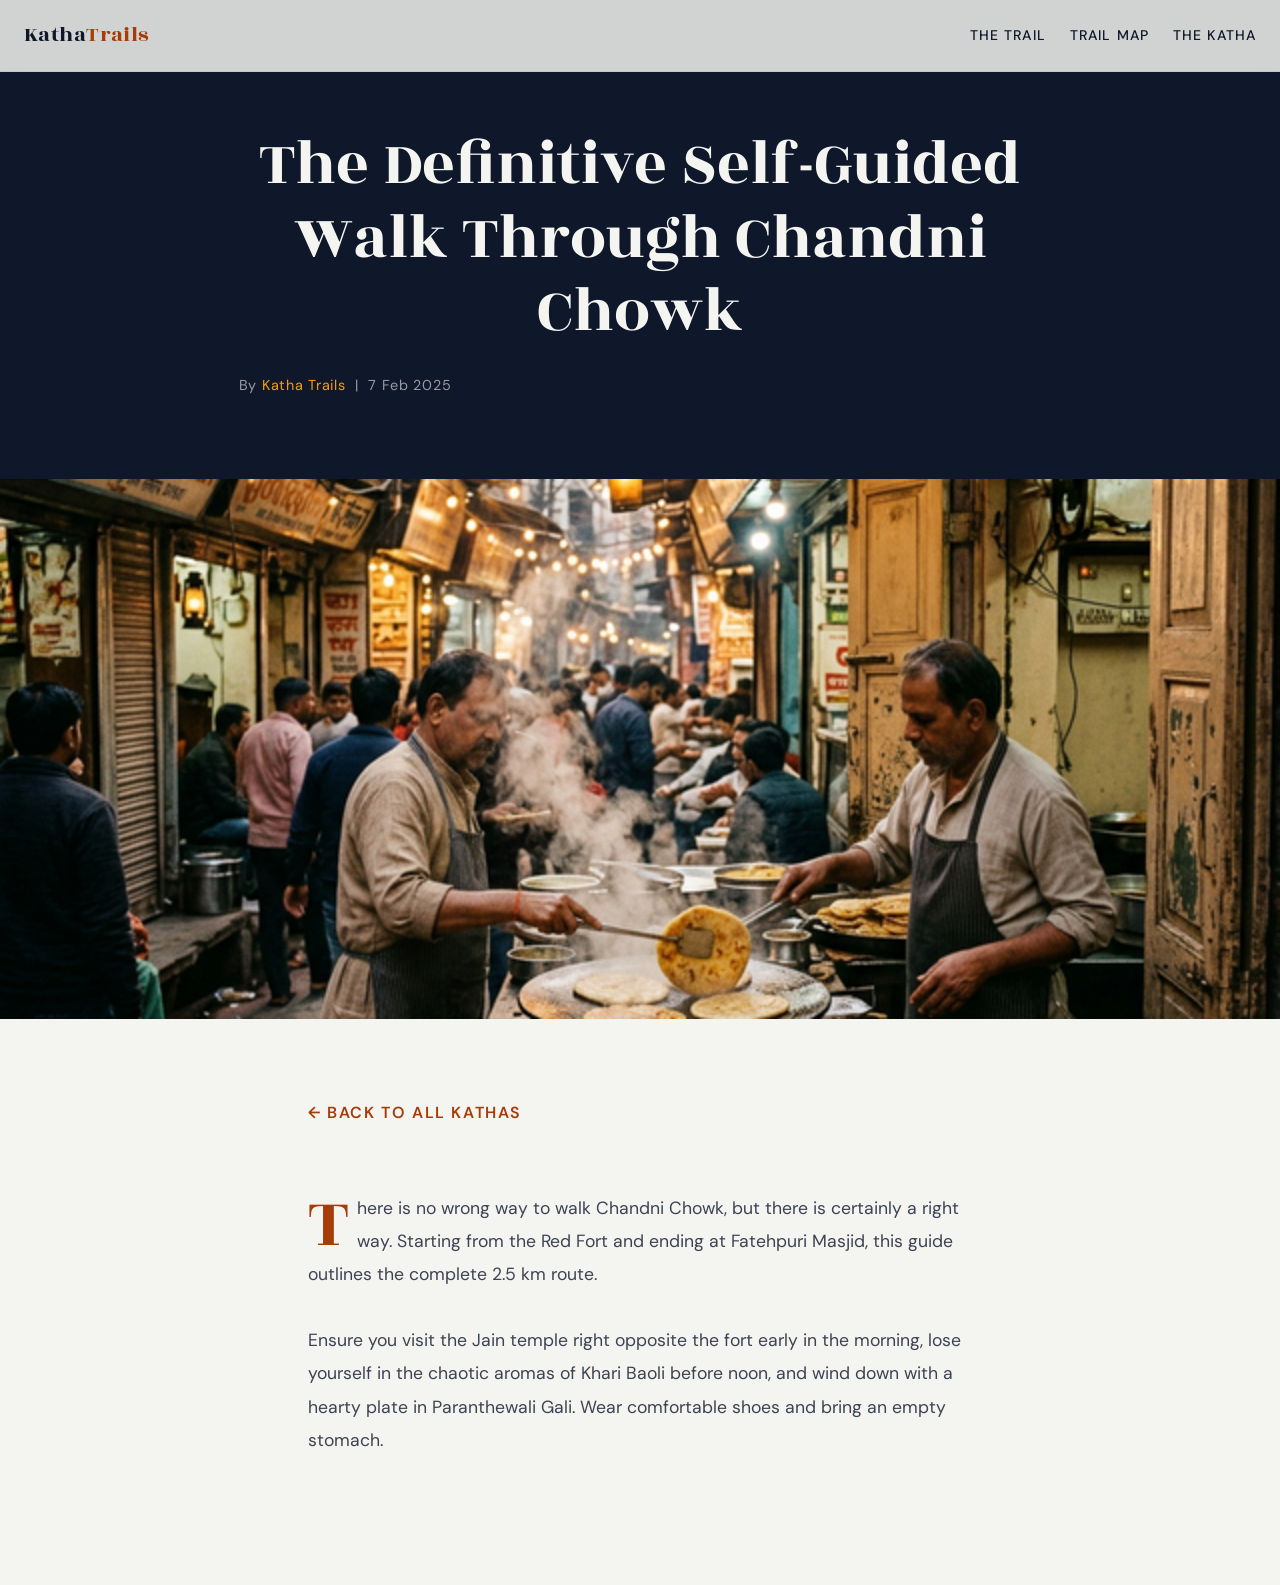
<file: article-walk-guide.html>
<!DOCTYPE html>
<html lang="en">
<head>
  <meta charset="UTF-8">
  <meta name="viewport" content="width=device-width, initial-scale=1.0">
  <title>The Definitive Self-Guided Walk Through Chandni Chowk | Katha Trails</title>
  <link rel="stylesheet" href="styles.css">
  <style>
    .article-header { padding: 8rem var(--gutter) 4rem; background: var(--night-sky); text-align: center; }
    .article-header h1 { font-size: clamp(2.5rem, 5vw, 4.5rem); color: var(--moonlight); max-width: 50rem; margin: 0 auto 1.5rem; }
    .article-meta { color: rgba(244, 244, 240, 0.6); font-size: 0.9rem; letter-spacing: 0.05em; }
    .article-meta span { color: var(--highlight); }
    .article-hero-img { width: 100%; height: 60vh; object-fit: cover; display: block; }
    .article-content { max-width: 44rem; margin: 0 auto; padding: 5rem var(--gutter) 6rem; }
    .article-content p { font-size: 1.1rem; line-height: 1.9; color: rgba(15, 23, 42, 0.8); margin-bottom: 2rem; }
    .dropcap { float: left; font-family: var(--font-heading); font-size: 4.5rem; line-height: 0.8; padding-top: 4px; padding-right: 8px; color: var(--sandstone); }
    .back-link { display: inline-flex; align-items: center; gap: 0.5rem; font-weight: 600; text-transform: uppercase; letter-spacing: 0.1em; margin-bottom: 4rem; }
  </style>
</head>
<body>
  <nav class="site-nav">
    <a href="index.html" class="nav-logo">Katha<span>Trails</span></a>
    <ul class="nav-links">
      <li><a href="index.html#the-trail">The Trail</a></li>
      <li><a href="index.html#trail-map">Trail Map</a></li>
      <li><a href="kathas.html">The Katha</a></li>
    </ul>
  </nav>

  <header class="article-header">
    <h1>The Definitive Self-Guided Walk Through Chandni Chowk</h1>
    <p class="article-meta">By <span>Katha Trails</span> &nbsp;|&nbsp; 7 Feb 2025</p>
  </header>

  <img src="images/paranthewali-gali.png" alt="Walk Guide" class="article-hero-img">

  <main class="article-content">
    <a href="kathas.html" class="back-link">← Back to all kathas</a>
    <p><span class="dropcap">T</span>here is no wrong way to walk Chandni Chowk, but there is certainly a right way. Starting from the Red Fort and ending at Fatehpuri Masjid, this guide outlines the complete 2.5 km route.</p>
    <p>Ensure you visit the Jain temple right opposite the fort early in the morning, lose yourself in the chaotic aromas of Khari Baoli before noon, and wind down with a hearty plate in Paranthewali Gali. Wear comfortable shoes and bring an empty stomach.</p>
  </main>
</body>
</html>
</file>
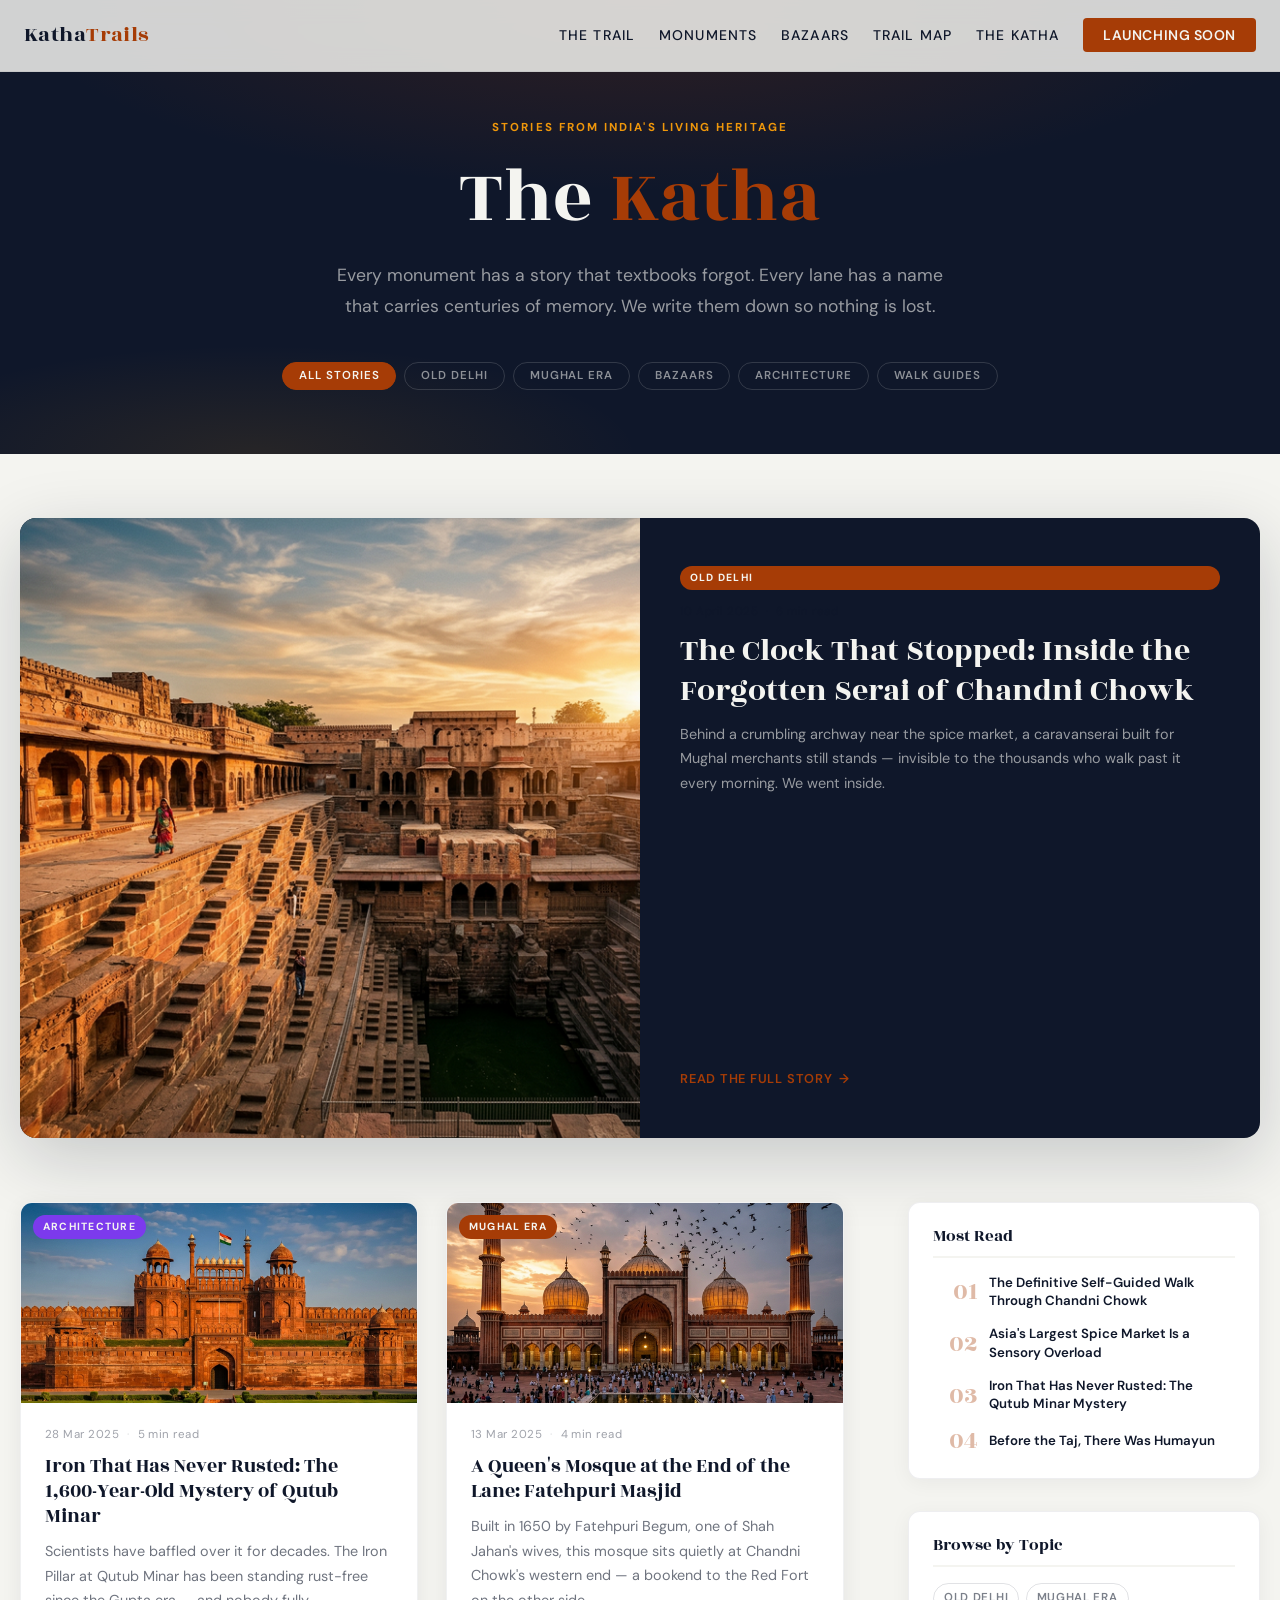
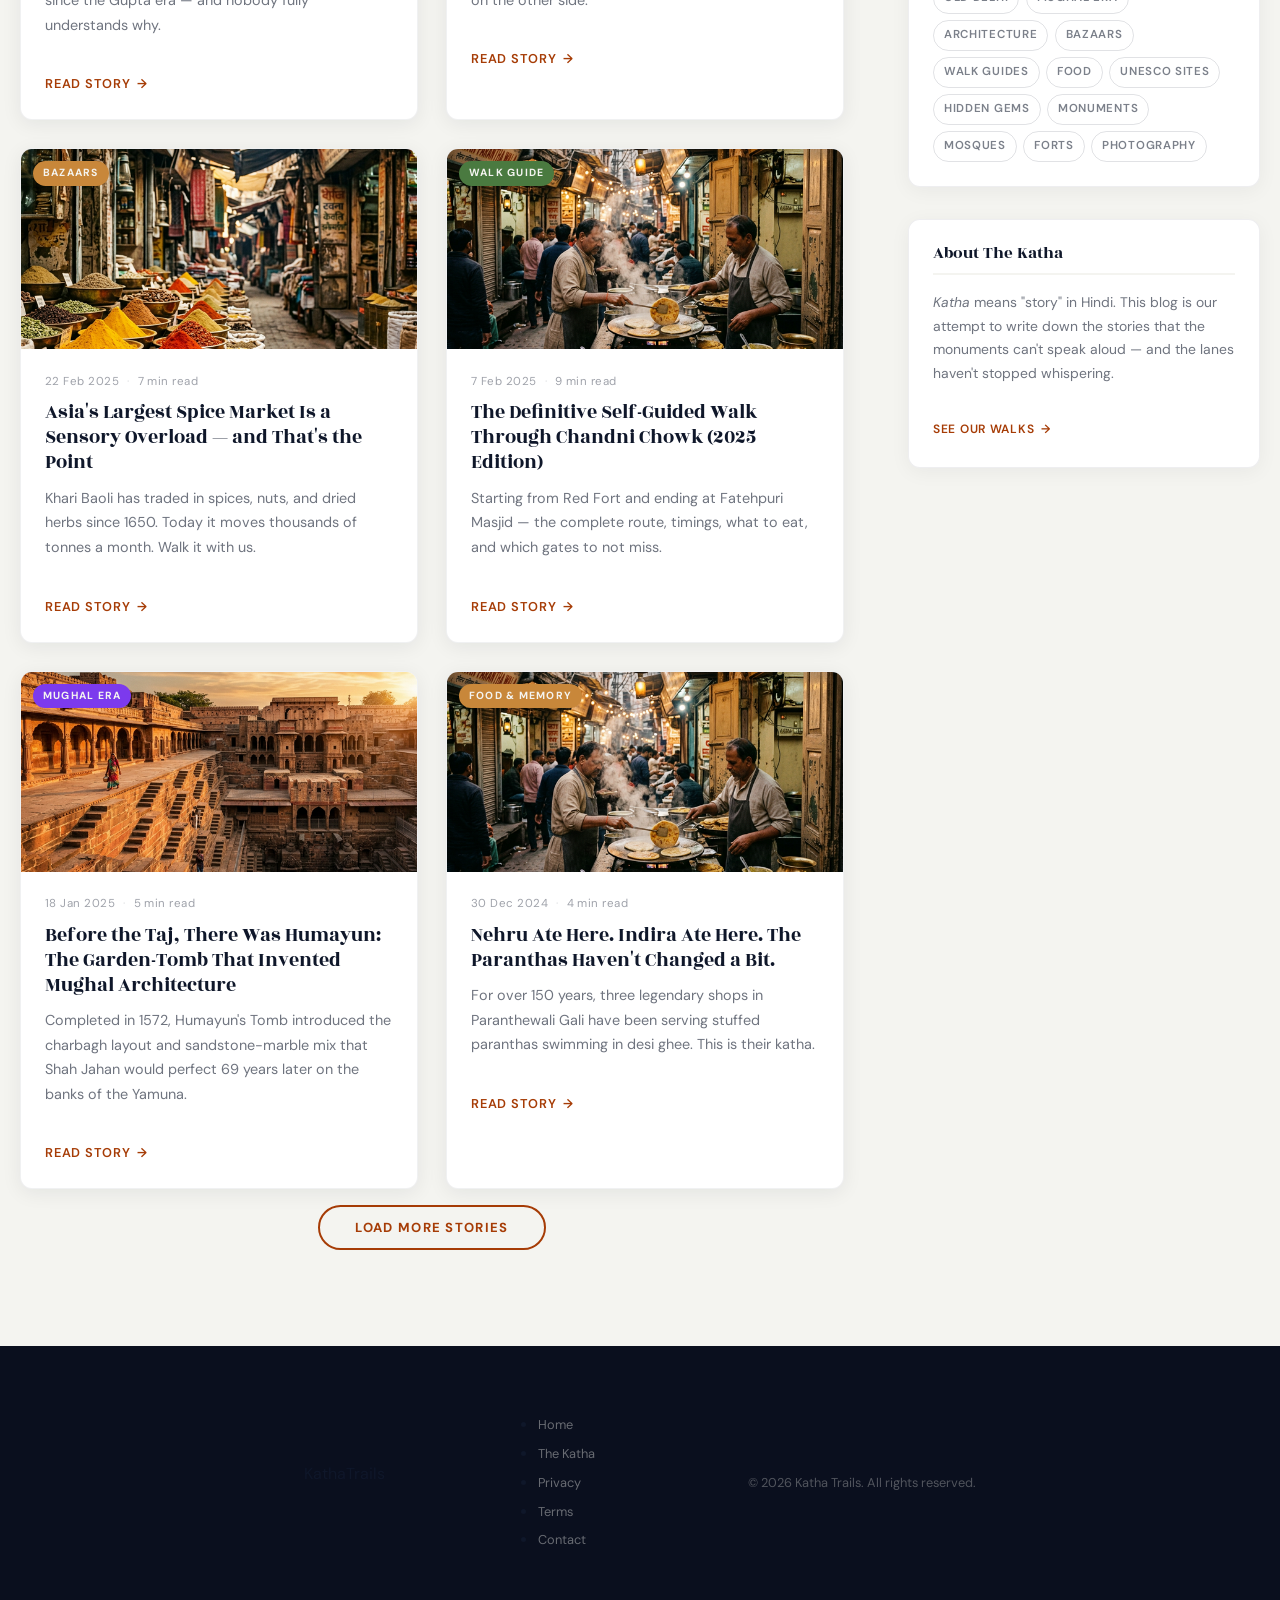
<file: kathas.html>
<!DOCTYPE html>
<html lang="en">

<head>
  <!-- Google Tag Manager -->
  <script>(function (w, d, s, l, i) {
      w[l] = w[l] || []; w[l].push({
        'gtm.start':
          new Date().getTime(), event: 'gtm.js'
      }); var f = d.getElementsByTagName(s)[0],
        j = d.createElement(s), dl = l != 'dataLayer' ? '&l=' + l : ''; j.async = true; j.src =
          'https://www.googletagmanager.com/gtm.js?id=' + i + dl; f.parentNode.insertBefore(j, f);
    })(window, document, 'script', 'dataLayer', 'GTM-NX2XGQKV');</script>
  <!-- End Google Tag Manager -->

  <meta charset="UTF-8">
  <meta name="viewport" content="width=device-width, initial-scale=1.0">

  <!-- Primary SEO -->
  <title>The Katha — Stories from India's Heritage Streets | Katha Trails Blog</title>
  <meta name="description" content="Explore the living stories behind India's monuments, bazaars, and forgotten lanes. The Katha is Katha Trails' blog — a narrative archive of history, culture, and hidden urban memory.">
  <link rel="canonical" href="https://www.kathatrails.com/kathas.html">

  <!-- Open Graph / Social -->
  <meta property="og:type" content="website">
  <meta property="og:url" content="https://www.kathatrails.com/kathas.html">
  <meta property="og:title" content="The Katha — Stories from India's Heritage Streets | Katha Trails Blog">
  <meta property="og:description" content="Explore the living stories behind India's monuments, bazaars, and forgotten lanes. The Katha is Katha Trails' blog — a narrative archive of history, culture, and hidden urban memory.">
  <meta property="og:image" content="https://www.kathatrails.com/images/katha-hero.png">
  <meta property="og:site_name" content="Katha Trails">

  <!-- Twitter Card -->
  <meta name="twitter:card" content="summary_large_image">
  <meta name="twitter:title" content="The Katha — Stories from India's Heritage Streets">
  <meta name="twitter:description" content="A narrative archive of India's living heritage — monuments, bazaars, and the untold stories in between.">
  <meta name="twitter:image" content="https://www.kathatrails.com/images/katha-hero.png">

  <!-- Structured Data: Blog / ItemList -->
  <script type="application/ld+json">
  {
    "@context": "https://schema.org",
    "@type": "Blog",
    "name": "The Katha — Katha Trails Blog",
    "url": "https://www.kathatrails.com/kathas.html",
    "description": "Stories from India's heritage streets. A narrative archive of monuments, bazaars, and living urban memory.",
    "publisher": {
      "@type": "Organization",
      "name": "Katha Trails",
      "url": "https://www.kathatrails.com",
      "logo": {
        "@type": "ImageObject",
        "url": "https://www.kathatrails.com/images/katha-hero.png"
      }
    },
    "blogPost": [
      {
        "@type": "BlogPosting",
        "headline": "The Clock That Stopped: Inside Chandni Chowk's Sirhind Serai",
        "datePublished": "2025-04-10",
        "author": { "@type": "Organization", "name": "Katha Trails" },
        "description": "Behind a crumbling archway near the spice market lives a caravanserai that once hosted Mughal merchants and Punjabi pilgrims."
      },
      {
        "@type": "BlogPosting",
        "headline": "Iron That Has Never Rusted: The 1,600-Year-Old Mystery of Qutub Minar",
        "datePublished": "2025-03-28",
        "author": { "@type": "Organization", "name": "Katha Trails" },
        "description": "Scientists have studied it for decades. The Iron Pillar at Qutub Minar has been standing rust-free since the Gupta era."
      },
      {
        "@type": "BlogPosting",
        "headline": "A Queen's Mosque at the End of the Lane: Fatehpuri Masjid",
        "datePublished": "2025-03-13",
        "author": { "@type": "Organization", "name": "Katha Trails" },
        "description": "Built by Fatehpuri Begum in 1650, this mosque at the western terminus of Chandni Chowk carries four centuries of quiet devotion."
      }
    ]
  }
  </script>

  <!-- Breadcrumb Structured Data -->
  <script type="application/ld+json">
  {
    "@context": "https://schema.org",
    "@type": "BreadcrumbList",
    "itemListElement": [
      { "@type": "ListItem", "position": 1, "name": "Home", "item": "https://www.kathatrails.com/" },
      { "@type": "ListItem", "position": 2, "name": "The Katha", "item": "https://www.kathatrails.com/kathas.html" }
    ]
  }
  </script>

  <link rel="stylesheet" href="styles.css">
  <style>
    /* ============================================
       THE KATHA — Blog Page Styles
       ============================================ */

    /* ── Page Hero ── */
    .blog-hero {
      background: var(--night-sky);
      padding: 7rem var(--gutter) 4rem;
      text-align: center;
      position: relative;
      overflow: hidden;
    }

    .blog-hero::before {
      content: '';
      position: absolute;
      inset: 0;
      background:
        radial-gradient(ellipse 70% 60% at 50% 0%, rgba(166, 60, 6, 0.22) 0%, transparent 70%),
        radial-gradient(ellipse 50% 40% at 20% 100%, rgba(245, 158, 11, 0.10) 0%, transparent 60%);
      pointer-events: none;
    }

    .blog-hero-eyebrow {
      display: inline-block;
      font-size: 0.72rem;
      font-weight: 700;
      letter-spacing: 0.18em;
      text-transform: uppercase;
      color: var(--highlight);
      margin-bottom: 1.1rem;
    }

    .blog-hero h1 {
      font-family: var(--font-heading);
      font-size: clamp(2.8rem, 6vw, 5rem);
      color: var(--moonlight);
      line-height: 1.1;
      margin-bottom: 1.2rem;
      position: relative;
    }

    .blog-hero h1 span {
      color: var(--sandstone);
    }

    .blog-hero-desc {
      max-width: 38rem;
      margin: 0 auto 2.5rem;
      font-size: 1.1rem;
      color: rgba(244, 244, 240, 0.6);
      line-height: 1.75;
      position: relative;
    }

    /* ── Tag Filter Bar ── */
    .blog-filters {
      display: flex;
      gap: 0.5rem;
      flex-wrap: wrap;
      justify-content: center;
      position: relative;
      margin-top: 0.5rem;
    }

    .blog-tag {
      padding: 0.35rem 1rem;
      border-radius: 50px;
      border: 1px solid rgba(244, 244, 240, 0.15);
      background: transparent;
      color: rgba(244, 244, 240, 0.55);
      font-family: var(--font-body);
      font-size: 0.72rem;
      font-weight: 600;
      letter-spacing: 0.08em;
      text-transform: uppercase;
      cursor: pointer;
      transition: all 0.25s var(--ease-smooth);
    }

    .blog-tag:hover,
    .blog-tag.active {
      background: var(--sandstone);
      border-color: var(--sandstone);
      color: var(--moonlight);
    }

    /* ── Layout ── */
    .blog-layout {
      max-width: 80rem;
      margin: 0 auto;
      padding: 4rem var(--gutter) 6rem;
      display: grid;
      grid-template-columns: 1fr 22rem;
      gap: 4rem;
      align-items: start;
    }

    /* ── Featured Article (large first card) ── */
    .article-featured {
      grid-column: 1 / -1;
      display: grid;
      grid-template-columns: 1fr 1fr;
      gap: 0;
      background: var(--night-sky);
      border-radius: 16px;
      overflow: hidden;
      box-shadow: 0 20px 70px rgba(15, 23, 42, 0.2);
      transition: transform 0.35s var(--ease-smooth), box-shadow 0.35s var(--ease-smooth);
      text-decoration: none;
    }

    .article-featured:hover {
      transform: translateY(-4px);
      box-shadow: 0 28px 80px rgba(15, 23, 42, 0.3);
    }

    .article-featured .card-image {
      min-height: 380px;
      position: relative;
      overflow: hidden;
    }

    .article-featured .card-image img {
      width: 100%;
      height: 100%;
      object-fit: cover;
      transition: transform 0.55s var(--ease-smooth);
    }

    .article-featured:hover .card-image img {
      transform: scale(1.04);
    }

    .article-featured .card-body {
      padding: 3rem 2.5rem;
      display: flex;
      flex-direction: column;
      justify-content: center;
    }

    /* ── Article Grid ── */
    .article-grid {
      display: grid;
      grid-template-columns: repeat(auto-fill, minmax(17rem, 1fr));
      gap: 1.75rem;
    }

    /* ── Article Card ── */
    .article-card {
      background: #fff;
      border-radius: 12px;
      overflow: hidden;
      box-shadow: 0 4px 20px rgba(15, 23, 42, 0.07);
      transition: transform 0.3s var(--ease-smooth), box-shadow 0.3s var(--ease-smooth);
      display: flex;
      flex-direction: column;
      text-decoration: none;
      color: inherit;
      border: 1px solid rgba(15, 23, 42, 0.06);
    }

    .article-card:hover {
      transform: translateY(-4px);
      box-shadow: 0 16px 48px rgba(15, 23, 42, 0.14);
    }

    .article-card-image {
      height: 200px;
      overflow: hidden;
      position: relative;
      background: var(--night-sky);
    }

    .article-card-image img {
      width: 100%;
      height: 100%;
      object-fit: cover;
      transition: transform 0.5s var(--ease-smooth);
    }

    .article-card:hover .article-card-image img {
      transform: scale(1.06);
    }

    .article-card-image .card-category-badge {
      position: absolute;
      top: 0.75rem;
      left: 0.75rem;
    }

    .article-card-body {
      padding: 1.4rem 1.5rem 1.5rem;
      flex: 1;
      display: flex;
      flex-direction: column;
    }

    /* ── Shared Card Typography ── */
    .card-category-badge {
      display: inline-block;
      font-size: 0.65rem;
      font-weight: 700;
      letter-spacing: 0.12em;
      text-transform: uppercase;
      padding: 3px 10px;
      border-radius: 50px;
      background: var(--sandstone);
      color: var(--moonlight);
      margin-bottom: 0.75rem;
    }

    .card-category-badge.tag-mumbai  { background: #0e7490; }
    .card-category-badge.tag-walk    { background: #4a7a40; }
    .card-category-badge.tag-history { background: #7c3aed; }
    .card-category-badge.tag-food    { background: #c8873a; }
    .card-category-badge.tag-guide   { background: #2d8a60; }

    .card-meta {
      font-size: 0.72rem;
      color: rgba(15, 23, 42, 0.4);
      letter-spacing: 0.04em;
      margin-bottom: 0.5rem;
      display: flex;
      align-items: center;
      gap: 0.5rem;
    }

    .card-meta-sep { opacity: 0.4; }

    .card-title {
      font-family: var(--font-heading);
      font-size: 1.25rem;
      line-height: 1.25;
      color: var(--night-sky);
      margin-bottom: 0.65rem;
      transition: color 0.2s;
    }

    .article-featured .card-title {
      font-size: clamp(1.5rem, 2.5vw, 2rem);
      color: var(--moonlight);
    }

    .article-card:hover .card-title,
    .article-featured:hover .card-title {
      color: var(--sandstone);
    }

    .card-excerpt {
      font-size: 0.9rem;
      color: rgba(15, 23, 42, 0.6);
      line-height: 1.7;
      flex: 1;
    }

    .article-featured .card-excerpt {
      color: rgba(244, 244, 240, 0.6);
    }

    .card-read-link {
      display: inline-flex;
      align-items: center;
      gap: 0.4rem;
      margin-top: 1.2rem;
      font-size: 0.8rem;
      font-weight: 600;
      letter-spacing: 0.06em;
      text-transform: uppercase;
      color: var(--sandstone);
      transition: gap 0.2s;
    }

    .card-read-link::after {
      content: '→';
      transition: transform 0.25s;
    }

    .article-card:hover .card-read-link::after,
    .article-featured:hover .card-read-link::after {
      transform: translateX(4px);
    }

    /* ── Sidebar ── */
    .blog-sidebar {
      position: sticky;
      top: 5rem;
      display: flex;
      flex-direction: column;
      gap: 2rem;
    }

    .sidebar-widget {
      background: #fff;
      border-radius: 12px;
      padding: 1.5rem;
      border: 1px solid rgba(15, 23, 42, 0.07);
      box-shadow: 0 4px 20px rgba(15, 23, 42, 0.05);
    }

    .sidebar-widget h3 {
      font-family: var(--font-heading);
      font-size: 1.05rem;
      color: var(--night-sky);
      margin-bottom: 1rem;
      padding-bottom: 0.6rem;
      border-bottom: 2px solid var(--moonlight);
    }

    /* Newsletter widget */
    .newsletter-widget {
      background: var(--night-sky);
      color: var(--moonlight);
    }

    .newsletter-widget h3 {
      color: var(--moonlight);
      border-color: rgba(244, 244, 240, 0.1);
    }

    .newsletter-widget p {
      font-size: 0.87rem;
      color: rgba(244, 244, 240, 0.6);
      margin-bottom: 1.1rem;
      line-height: 1.65;
    }

    .newsletter-form {
      display: flex;
      flex-direction: column;
      gap: 0.6rem;
    }

    .newsletter-form input {
      width: 100%;
      padding: 0.6rem 0.9rem;
      border-radius: 8px;
      border: 1px solid rgba(244, 244, 240, 0.15);
      background: rgba(244, 244, 240, 0.07);
      color: var(--moonlight);
      font-family: var(--font-body);
      font-size: 0.87rem;
      outline: none;
      transition: border-color 0.2s;
    }

    .newsletter-form input::placeholder {
      color: rgba(244, 244, 240, 0.3);
    }

    .newsletter-form input:focus {
      border-color: var(--sandstone);
    }

    .newsletter-form button {
      width: 100%;
      padding: 0.65rem 1rem;
      border-radius: 8px;
      border: none;
      background: var(--sandstone);
      color: var(--moonlight);
      font-family: var(--font-body);
      font-size: 0.8rem;
      font-weight: 700;
      letter-spacing: 0.07em;
      text-transform: uppercase;
      cursor: pointer;
      transition: background 0.2s;
    }

    .newsletter-form button:hover {
      background: #c04807;
    }

    /* Popular posts widget */
    .popular-list {
      list-style: none;
      display: flex;
      flex-direction: column;
      gap: 0.9rem;
    }

    .popular-list li {
      display: grid;
      grid-template-columns: 2.8rem 1fr;
      gap: 0.7rem;
      align-items: center;
    }

    .popular-num {
      font-family: var(--font-heading);
      font-size: 1.6rem;
      color: var(--sandstone);
      opacity: 0.35;
      line-height: 1;
      text-align: right;
    }

    .popular-title {
      font-size: 0.83rem;
      font-weight: 600;
      color: var(--night-sky);
      line-height: 1.4;
    }

    /* Tags widget */
    .tags-cloud {
      display: flex;
      flex-wrap: wrap;
      gap: 0.4rem;
    }

    .tags-cloud a {
      font-size: 0.72rem;
      font-weight: 600;
      letter-spacing: 0.06em;
      text-transform: uppercase;
      padding: 4px 10px;
      border-radius: 50px;
      border: 1px solid rgba(15, 23, 42, 0.12);
      color: rgba(15, 23, 42, 0.55);
      text-decoration: none;
      transition: all 0.2s;
    }

    .tags-cloud a:hover {
      background: var(--sandstone);
      border-color: var(--sandstone);
      color: var(--moonlight);
    }

    /* ── Load More ── */
    .load-more-wrap {
      grid-column: 1 / -1;
      text-align: center;
      padding-top: 1rem;
    }

    .btn-load-more {
      display: inline-block;
      padding: 0.75rem 2.2rem;
      border-radius: 50px;
      border: 2px solid var(--sandstone);
      color: var(--sandstone);
      font-family: var(--font-body);
      font-size: 0.82rem;
      font-weight: 700;
      letter-spacing: 0.1em;
      text-transform: uppercase;
      cursor: pointer;
      background: transparent;
      transition: all 0.25s var(--ease-smooth);
    }

    .btn-load-more:hover {
      background: var(--sandstone);
      color: var(--moonlight);
    }

    /* ── Decorative divider ── */
    .katha-divider {
      text-align: center;
      color: var(--sandstone);
      opacity: 0.3;
      font-size: 1rem;
      letter-spacing: 0.5em;
      padding: 1rem 0 0;
    }

    /* ── Responsive ── */
    @media (max-width: 900px) {
      .blog-layout {
        grid-template-columns: 1fr;
        gap: 3rem;
      }

      .article-featured {
        grid-template-columns: 1fr;
      }

      .article-featured .card-image {
        min-height: 260px;
      }

      .blog-sidebar {
        position: static;
      }
    }

    @media (max-width: 600px) {
      .blog-layout {
        padding: 2.5rem var(--gutter) 4rem;
      }

      .article-featured .card-body {
        padding: 1.75rem 1.5rem;
      }
    }
  </style>
</head>

<body>
  <!-- Google Tag Manager (noscript) -->
  <noscript><iframe src="https://www.googletagmanager.com/ns.html?id=GTM-NX2XGQKV" height="0" width="0"
      style="display:none;visibility:hidden"></iframe></noscript>
  <!-- End Google Tag Manager (noscript) -->

  <!-- Reading Progress Bar -->
  <div id="reading-progress" role="progressbar" aria-label="Reading progress"></div>

  <!-- ======================== NAVIGATION ======================== -->
  <nav class="site-nav" aria-label="Main navigation">
    <a href="index.html" class="nav-logo">Katha<span>Trails</span></a>

    <button class="nav-toggle" aria-label="Toggle menu" aria-expanded="false">
      <span></span><span></span><span></span>
    </button>

    <ul class="nav-links">
      <li><a href="index.html#the-trail">The Trail</a></li>
      <li><a href="index.html#monuments">Monuments</a></li>
      <li><a href="index.html#bazaars">Bazaars</a></li>
      <li><a href="index.html#trail-map">Trail Map</a></li>
      <li><a href="kathas.html" class="active">The Katha</a></li>
      <li><a href="index.html#trail-info"><span class="nav-cta">Launching Soon</span></a></li>
    </ul>
  </nav>

  <!-- ======================== BLOG HERO ======================== -->
  <header class="blog-hero" id="top">
    <span class="blog-hero-eyebrow">Stories from India's Living Heritage</span>
    <h1>The <span>Katha</span></h1>
    <p class="blog-hero-desc">
      Every monument has a story that textbooks forgot. Every lane has a name that carries centuries of memory.
      We write them down so nothing is lost.
    </p>
    <nav class="blog-filters" aria-label="Filter articles by topic">
      <button class="blog-tag active" data-filter="all">All Stories</button>
      <button class="blog-tag" data-filter="old-delhi">Old Delhi</button>
      <button class="blog-tag" data-filter="mughal">Mughal Era</button>
      <button class="blog-tag" data-filter="bazaars">Bazaars</button>
      <button class="blog-tag" data-filter="architecture">Architecture</button>
      <button class="blog-tag" data-filter="walk-guide">Walk Guides</button>
    </nav>
  </header>

  <!-- ======================== MAIN CONTENT ======================== -->
  <main id="blog-main">
    <div class="blog-layout">

      <!-- ── FEATURED ARTICLE ── -->
      <a href="article-sirhind-serai.html" class="article-featured reveal" aria-label="Read: The Clock That Stopped">
        <div class="card-image">
          <img src="images/katha-hero.png"
            alt="A sunlit caravanserai archway in Old Delhi's Chandni Chowk at golden hour"
            width="800" height="500" loading="eager">
        </div>
        <div class="card-body">
          <span class="card-category-badge">Old Delhi</span>
          <p class="card-meta">
            <time datetime="2025-04-10">10 April 2025</time>
            <span class="card-meta-sep">·</span>
            <span>6 min read</span>
          </p>
          <h2 class="card-title">The Clock That Stopped: Inside the Forgotten Serai of Chandni Chowk</h2>
          <p class="card-excerpt">
            Behind a crumbling archway near the spice market, a caravanserai built for Mughal merchants still
            stands — invisible to the thousands who walk past it every morning. We went inside.
          </p>
          <span class="card-read-link">Read the full story</span>
        </div>
      </a>

      <!-- ── ARTICLE GRID ── -->
      <section aria-label="Blog articles">
        <div class="article-grid">

          <!-- Article 2 -->
          <article class="article-card reveal" data-tags="architecture mughal">
            <a href="article-iron-pillar.html" aria-label="Read: The Iron Pillar Mystery">
              <div class="article-card-image">
                <img src="images/red-fort.png"
                  alt="The iron pillar at Qutub Minar complex, standing in a courtyard surrounded by sand-coloured ruins"
                  width="600" height="400" loading="lazy">
                <span class="card-category-badge tag-history">Architecture</span>
              </div>
              <div class="article-card-body">
                <p class="card-meta">
                  <time datetime="2025-03-28">28 Mar 2025</time>
                  <span class="card-meta-sep">·</span>
                  <span>5 min read</span>
                </p>
                <h3 class="card-title">Iron That Has Never Rusted: The 1,600-Year-Old Mystery of Qutub Minar</h3>
                <p class="card-excerpt">
                  Scientists have baffled over it for decades. The Iron Pillar at Qutub Minar has been
                  standing rust-free since the Gupta era — and nobody fully understands why.
                </p>
                <span class="card-read-link">Read story</span>
              </div>
            </a>
          </article>

          <!-- Article 3 -->
          <article class="article-card reveal" data-tags="old-delhi mughal">
            <a href="article-fatehpuri.html" aria-label="Read: Fatehpuri Masjid">
              <div class="article-card-image">
                <img src="images/jama-masjid.png"
                  alt="The pale marble domes of Fatehpuri Masjid glowing at dusk at the western end of Chandni Chowk"
                  width="600" height="400" loading="lazy">
                <span class="card-category-badge">Mughal Era</span>
              </div>
              <div class="article-card-body">
                <p class="card-meta">
                  <time datetime="2025-03-13">13 Mar 2025</time>
                  <span class="card-meta-sep">·</span>
                  <span>4 min read</span>
                </p>
                <h3 class="card-title">A Queen's Mosque at the End of the Lane: Fatehpuri Masjid</h3>
                <p class="card-excerpt">
                  Built in 1650 by Fatehpuri Begum, one of Shah Jahan's wives, this mosque sits quietly at
                  Chandni Chowk's western end — a bookend to the Red Fort on the other side.
                </p>
                <span class="card-read-link">Read story</span>
              </div>
            </a>
          </article>

          <!-- Article 4 -->
          <article class="article-card reveal" data-tags="bazaars old-delhi walk-guide">
            <a href="article-khari-baoli.html" aria-label="Read: Khari Baoli spice market">
              <div class="article-card-image">
                <img src="images/spice-bazaar.png"
                  alt="Jute sacks overflowing with turmeric, dried chillies, and whole spices in Khari Baoli market"
                  width="600" height="400" loading="lazy">
                <span class="card-category-badge tag-food">Bazaars</span>
              </div>
              <div class="article-card-body">
                <p class="card-meta">
                  <time datetime="2025-02-22">22 Feb 2025</time>
                  <span class="card-meta-sep">·</span>
                  <span>7 min read</span>
                </p>
                <h3 class="card-title">Asia's Largest Spice Market Is a Sensory Overload — and That's the Point</h3>
                <p class="card-excerpt">
                  Khari Baoli has traded in spices, nuts, and dried herbs since 1650. Today it moves
                  thousands of tonnes a month. Walk it with us.
                </p>
                <span class="card-read-link">Read story</span>
              </div>
            </a>
          </article>

          <!-- Article 5 -->
          <article class="article-card reveal" data-tags="walk-guide old-delhi">
            <a href="article-walk-guide.html" aria-label="Read: walk guide for Chandni Chowk">
              <div class="article-card-image">
                <img src="images/paranthewali-gali.png"
                  alt="A golden paranthas cooking on a smoky tawa in Paranthewali Gali, Old Delhi"
                  width="600" height="400" loading="lazy">
                <span class="card-category-badge tag-walk">Walk Guide</span>
              </div>
              <div class="article-card-body">
                <p class="card-meta">
                  <time datetime="2025-02-07">7 Feb 2025</time>
                  <span class="card-meta-sep">·</span>
                  <span>9 min read</span>
                </p>
                <h3 class="card-title">The Definitive Self-Guided Walk Through Chandni Chowk (2025 Edition)</h3>
                <p class="card-excerpt">
                  Starting from Red Fort and ending at Fatehpuri Masjid — the complete route,
                  timings, what to eat, and which gates to not miss.
                </p>
                <span class="card-read-link">Read story</span>
              </div>
            </a>
          </article>

          <!-- Article 6 -->
          <article class="article-card reveal" data-tags="architecture mughal">
            <a href="article-humayun.html" aria-label="Read: Humayun's Tomb as blueprint for Taj Mahal">
              <div class="article-card-image">
                <img src="images/katha-hero.png"
                  alt="The symmetrical garden-tomb of Humayun's Tomb in New Delhi, seen from the central pathway"
                  width="600" height="400" loading="lazy">
                <span class="card-category-badge tag-history">Mughal Era</span>
              </div>
              <div class="article-card-body">
                <p class="card-meta">
                  <time datetime="2025-01-18">18 Jan 2025</time>
                  <span class="card-meta-sep">·</span>
                  <span>5 min read</span>
                </p>
                <h3 class="card-title">Before the Taj, There Was Humayun: The Garden-Tomb That Invented Mughal Architecture</h3>
                <p class="card-excerpt">
                  Completed in 1572, Humayun's Tomb introduced the charbagh layout and sandstone-marble mix
                  that Shah Jahan would perfect 69 years later on the banks of the Yamuna.
                </p>
                <span class="card-read-link">Read story</span>
              </div>
            </a>
          </article>

          <!-- Article 7 -->
          <article class="article-card reveal" data-tags="old-delhi">
            <a href="article-paranthe.html" aria-label="Read: Nehru and Indira Gandhi at Paranthewali Gali">
              <div class="article-card-image">
                <img src="images/paranthewali-gali.png"
                  alt="Old Delhi street with a rickshaw passing under colourful fabric awnings"
                  width="600" height="400" loading="lazy">
                <span class="card-category-badge tag-food">Food & Memory</span>
              </div>
              <div class="article-card-body">
                <p class="card-meta">
                  <time datetime="2024-12-30">30 Dec 2024</time>
                  <span class="card-meta-sep">·</span>
                  <span>4 min read</span>
                </p>
                <h3 class="card-title">Nehru Ate Here. Indira Ate Here. The Paranthas Haven't Changed a Bit.</h3>
                <p class="card-excerpt">
                  For over 150 years, three legendary shops in Paranthewali Gali have been serving stuffed
                  paranthas swimming in desi ghee. This is their katha.
                </p>
                <span class="card-read-link">Read story</span>
              </div>
            </a>
          </article>

        </div>

        <!-- Load More -->
        <div class="load-more-wrap">
          <button class="btn-load-more" type="button" id="load-more-btn" aria-label="Load more articles">
            Load More Stories
          </button>
        </div>
      </section>

      <!-- ── SIDEBAR ── -->
      <aside class="blog-sidebar" aria-label="Blog sidebar">


        <!-- Popular Posts -->
        <div class="sidebar-widget">
          <h3>Most Read</h3>
          <ul class="popular-list">
            <li>
              <span class="popular-num">01</span>
              <a class="popular-title" href="#">The Definitive Self-Guided Walk Through Chandni Chowk</a>
            </li>
            <li>
              <span class="popular-num">02</span>
              <a class="popular-title" href="#">Asia's Largest Spice Market Is a Sensory Overload</a>
            </li>
            <li>
              <span class="popular-num">03</span>
              <a class="popular-title" href="#">Iron That Has Never Rusted: The Qutub Minar Mystery</a>
            </li>
            <li>
              <span class="popular-num">04</span>
              <a class="popular-title" href="#">Before the Taj, There Was Humayun</a>
            </li>
          </ul>
        </div>

        <!-- Tags -->
        <div class="sidebar-widget">
          <h3>Browse by Topic</h3>
          <div class="tags-cloud">
            <a href="#">Old Delhi</a>
            <a href="#">Mughal Era</a>
            <a href="#">Architecture</a>
            <a href="#">Bazaars</a>
            <a href="#">Walk Guides</a>
            <a href="#">Food</a>
            <a href="#">UNESCO Sites</a>
            <a href="#">Hidden Gems</a>
            <a href="#">Monuments</a>
            <a href="#">Mosques</a>
            <a href="#">Forts</a>
            <a href="#">Photography</a>
          </div>
        </div>

        <!-- About blog -->
        <div class="sidebar-widget">
          <h3>About The Katha</h3>
          <p style="font-size:0.87rem;color:rgba(15,23,42,0.6);line-height:1.7;margin-bottom:0.9rem;">
            <em>Katha</em> means "story" in Hindi. This blog is our attempt to write down the stories
            that the monuments can't speak aloud — and the lanes haven't stopped whispering.
          </p>
          <a href="index.html" class="card-read-link" style="font-size:0.75rem;">See our walks</a>
        </div>

      </aside>

    </div>
  </main>

  <!-- ======================== FOOTER ======================== -->
  <footer class="site-footer">
    <div class="footer-inner">
      <p class="footer-logo">Katha<span>Trails</span></p>
      <nav class="footer-links" aria-label="Footer navigation">
        <ul>
          <li><a href="index.html">Home</a></li>
          <li><a href="kathas.html">The Katha</a></li>
          <li><a href="privacy.html">Privacy</a></li>
          <li><a href="terms.html">Terms</a></li>
          <li><a href="#">Contact</a></li>
        </ul>
      </nav>
      <span class="footer-copy">&copy; 2026 Katha Trails. All rights reserved.</span>
    </div>
  </footer>

  <script src="script.js"></script>
  <script>
    /* ── Blog tag filter ── */
    const blogTags  = document.querySelectorAll('.blog-tag');
    const articles  = document.querySelectorAll('.article-grid .article-card');

    blogTags.forEach(btn => {
      btn.addEventListener('click', () => {
        blogTags.forEach(b => b.classList.remove('active'));
        btn.classList.add('active');
        const filter = btn.dataset.filter;
        articles.forEach(card => {
          const tags = card.dataset.tags || '';
          if (filter === 'all' || tags.includes(filter)) {
            card.style.display = '';
          } else {
            card.style.display = 'none';
          }
        });
      });
    });

    /* ── Load More (placeholder) ── */
    document.getElementById('load-more-btn')?.addEventListener('click', function () {
      this.textContent = 'More stories coming soon…';
      this.disabled = true;
    });

    /* ── Newsletter form ── */
    document.querySelector('.newsletter-form')?.addEventListener('submit', function (e) {
      e.preventDefault();
      const btn = this.querySelector('button');
      btn.textContent = '✓ You\'re subscribed!';
      btn.style.background = '#2d8a60';
      btn.disabled = true;
    });
  </script>
</body>

</html>
</file>
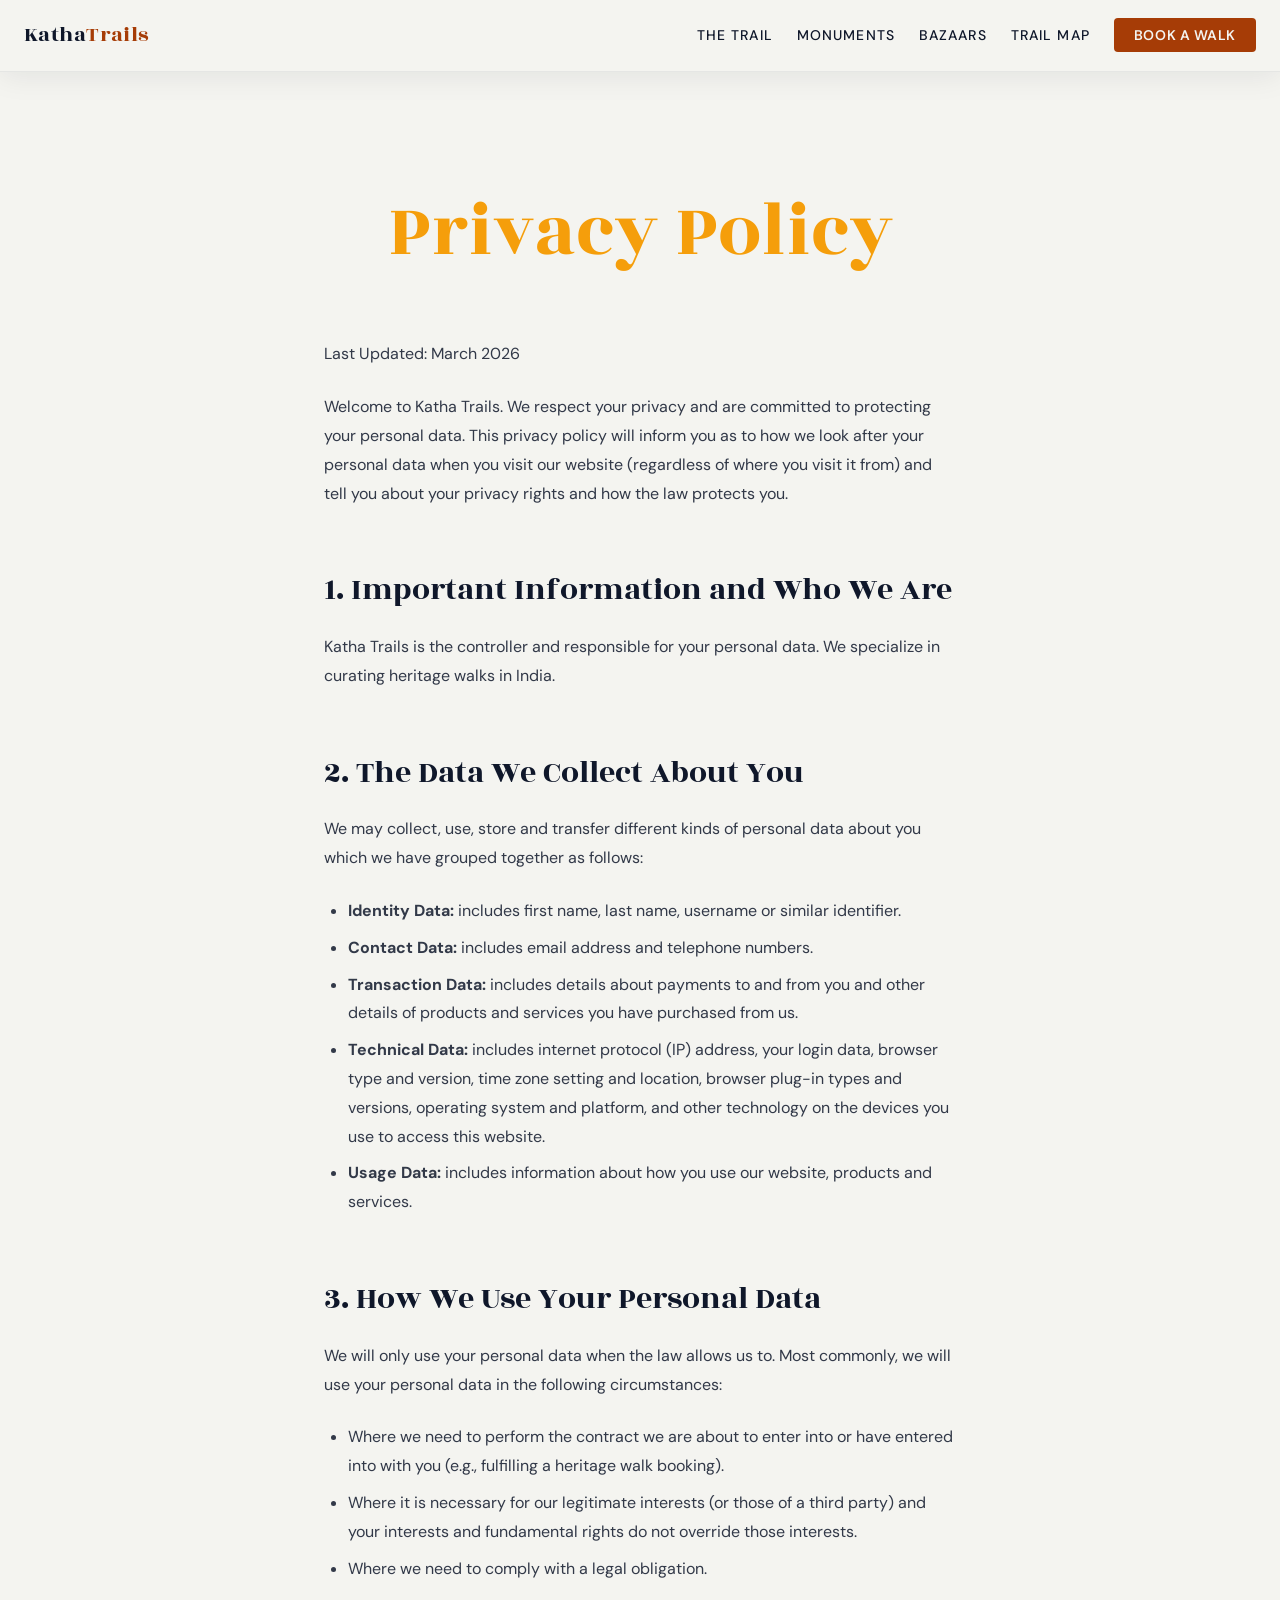
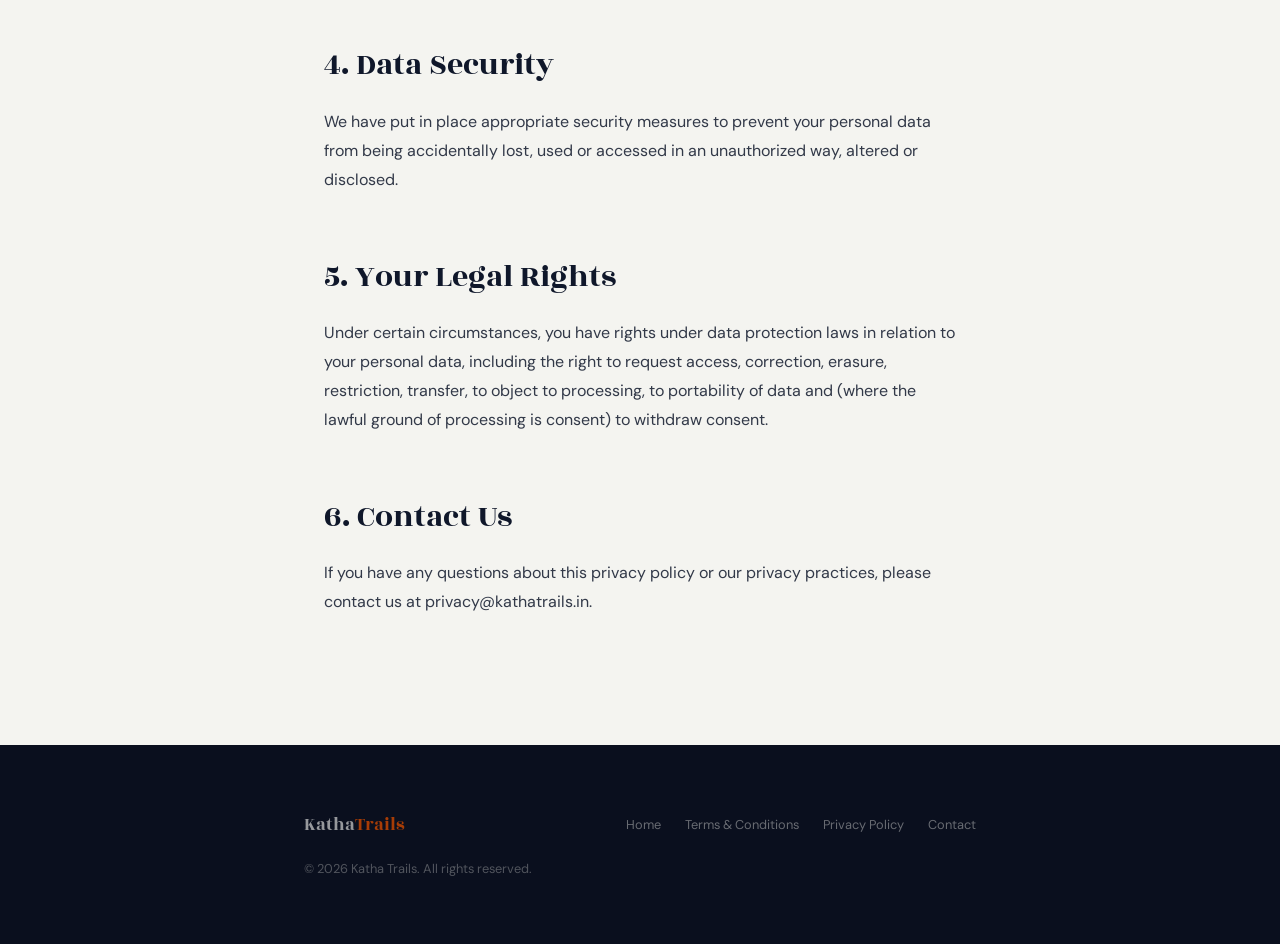
<file: privacy.html>
<!DOCTYPE html>
<html lang="en">
<head>
  <!-- Google Tag Manager -->
  <script>(function (w, d, s, l, i) {
      w[l] = w[l] || []; w[l].push({
        'gtm.start':
          new Date().getTime(), event: 'gtm.js'
      }); var f = d.getElementsByTagName(s)[0],
        j = d.createElement(s), dl = l != 'dataLayer' ? '&l=' + l : ''; j.async = true; j.src =
          'https://www.googletagmanager.com/gtm.js?id=' + i + dl; f.parentNode.insertBefore(j, f);
    })(window, document, 'script', 'dataLayer', 'GTM-NX2XGQKV');</script>
  <!-- End Google Tag Manager -->
  <meta charset="UTF-8">
  <meta name="viewport" content="width=device-width, initial-scale=1.0">
  <title>Privacy Policy — Katha Trails</title>
  <meta name="description" content="Privacy Policy for Katha Trails.">
  <link rel="stylesheet" href="styles.css">
  <style>
    .legal-content {
      max-width: var(--gali-width);
      margin: calc(var(--space-3xl) + 60px) auto var(--space-3xl);
      padding: 0 var(--gutter);
    }
    .legal-content h1 {
      margin-bottom: var(--space-xl);
      color: var(--highlight);
      text-align: center;
    }
    .legal-content h2 {
      margin-top: var(--space-xl);
      margin-bottom: var(--space-md);
      font-size: 2rem;
    }
    .legal-content p, .legal-content ul {
      margin-bottom: var(--space-md);
      color: rgba(15, 23, 42, 0.85); /* Readability against var(--bg) */
    }
    .legal-content ul {
      padding-left: var(--space-md);
    }
    .legal-content li {
      margin-bottom: var(--space-xs);
    }
  </style>
</head>
<body>
  <!-- Google Tag Manager (noscript) -->
  <noscript><iframe src="https://www.googletagmanager.com/ns.html?id=GTM-NX2XGQKV" height="0" width="0"
      style="display:none;visibility:hidden"></iframe></noscript>
  <!-- End Google Tag Manager (noscript) -->

  <!-- ======================== NAVIGATION ======================== -->
  <nav class="site-nav" aria-label="Main navigation" style="background: rgba(244, 244, 240, 0.95); box-shadow: 0 4px 30px rgba(15, 23, 42, 0.08);">
    <a href="index.html" class="nav-logo">Katha<span>Trails</span></a>

    <button class="nav-toggle" aria-label="Toggle menu" aria-expanded="false">
      <span></span><span></span><span></span>
    </button>

    <ul class="nav-links">
      <li><a href="index.html#the-trail">The Trail</a></li>
      <li><a href="index.html#monuments">Monuments</a></li>
      <li><a href="index.html#bazaars">Bazaars</a></li>
      <li><a href="index.html#trail-map">Trail Map</a></li>
      <li><a href="index.html#trail-info"><span class="nav-cta">Book a Walk</span></a></li>
    </ul>
  </nav>

  <main>
    <section class="legal-content">
      <h1>Privacy Policy</h1>
      
      <p>Last Updated: March 2026</p>

      <p>Welcome to Katha Trails. We respect your privacy and are committed to protecting your personal data. This privacy policy will inform you as to how we look after your personal data when you visit our website (regardless of where you visit it from) and tell you about your privacy rights and how the law protects you.</p>

      <h2>1. Important Information and Who We Are</h2>
      <p>Katha Trails is the controller and responsible for your personal data. We specialize in curating heritage walks in India.</p>

      <h2>2. The Data We Collect About You</h2>
      <p>We may collect, use, store and transfer different kinds of personal data about you which we have grouped together as follows:</p>
      <ul>
        <li><strong>Identity Data:</strong> includes first name, last name, username or similar identifier.</li>
        <li><strong>Contact Data:</strong> includes email address and telephone numbers.</li>
        <li><strong>Transaction Data:</strong> includes details about payments to and from you and other details of products and services you have purchased from us.</li>
        <li><strong>Technical Data:</strong> includes internet protocol (IP) address, your login data, browser type and version, time zone setting and location, browser plug-in types and versions, operating system and platform, and other technology on the devices you use to access this website.</li>
        <li><strong>Usage Data:</strong> includes information about how you use our website, products and services.</li>
      </ul>

      <h2>3. How We Use Your Personal Data</h2>
      <p>We will only use your personal data when the law allows us to. Most commonly, we will use your personal data in the following circumstances:</p>
      <ul>
        <li>Where we need to perform the contract we are about to enter into or have entered into with you (e.g., fulfilling a heritage walk booking).</li>
        <li>Where it is necessary for our legitimate interests (or those of a third party) and your interests and fundamental rights do not override those interests.</li>
        <li>Where we need to comply with a legal obligation.</li>
      </ul>

      <h2>4. Data Security</h2>
      <p>We have put in place appropriate security measures to prevent your personal data from being accidentally lost, used or accessed in an unauthorized way, altered or disclosed.</p>

      <h2>5. Your Legal Rights</h2>
      <p>Under certain circumstances, you have rights under data protection laws in relation to your personal data, including the right to request access, correction, erasure, restriction, transfer, to object to processing, to portability of data and (where the lawful ground of processing is consent) to withdraw consent.</p>

      <h2>6. Contact Us</h2>
      <p>If you have any questions about this privacy policy or our privacy practices, please contact us at privacy@kathatrails.in.</p>
    </section>
  </main>

  <!-- ======================== FOOTER ======================== -->
  <footer class="site-footer">
    <div class="footer-inner">
      <span class="footer-brand">Katha<span>Trails</span></span>
      <ul class="footer-links">
        <li><a href="index.html">Home</a></li>
        <li><a href="terms.html">Terms & Conditions</a></li>
        <li><a href="privacy.html">Privacy Policy</a></li>
        <li><a href="#">Contact</a></li>
      </ul>
      <span class="footer-copy">&copy; 2026 Katha Trails. All rights reserved.</span>
    </div>
  </footer>

  <script src="script.js"></script>
</body>
</html>
</file>
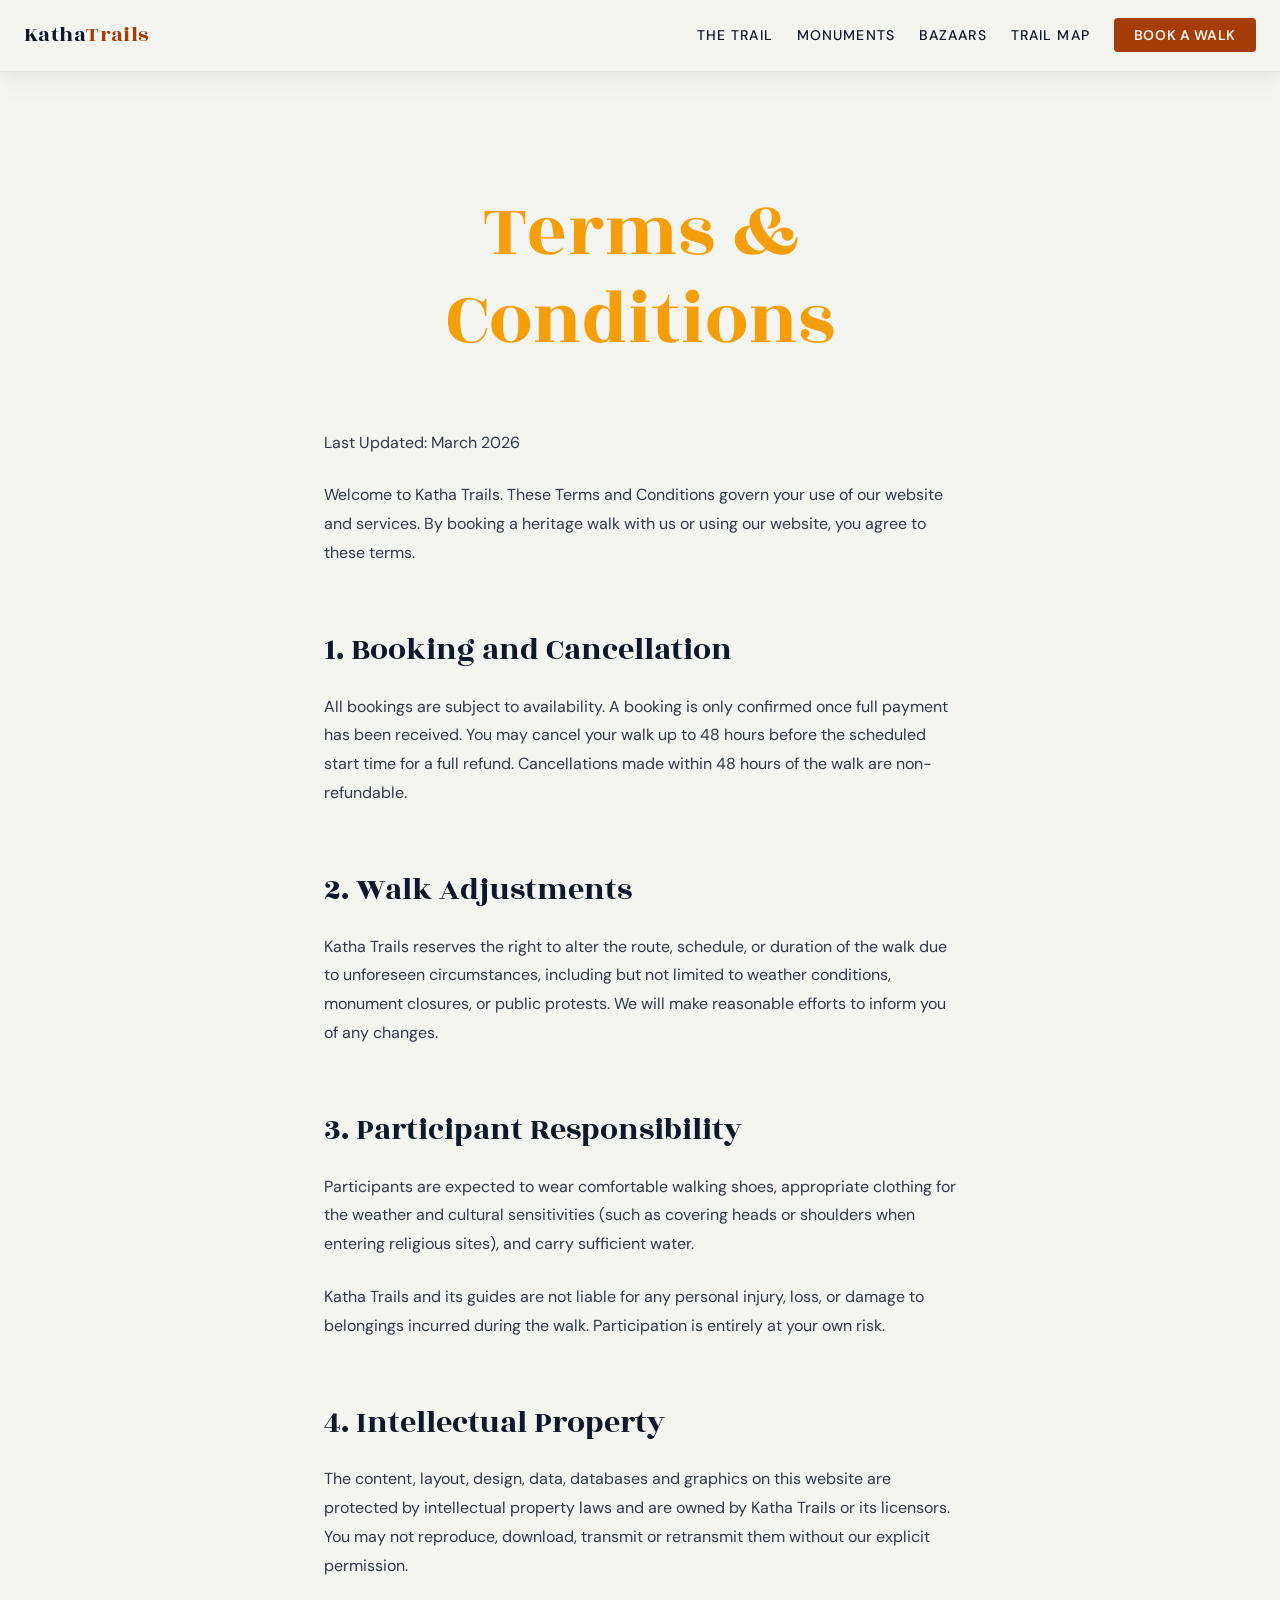
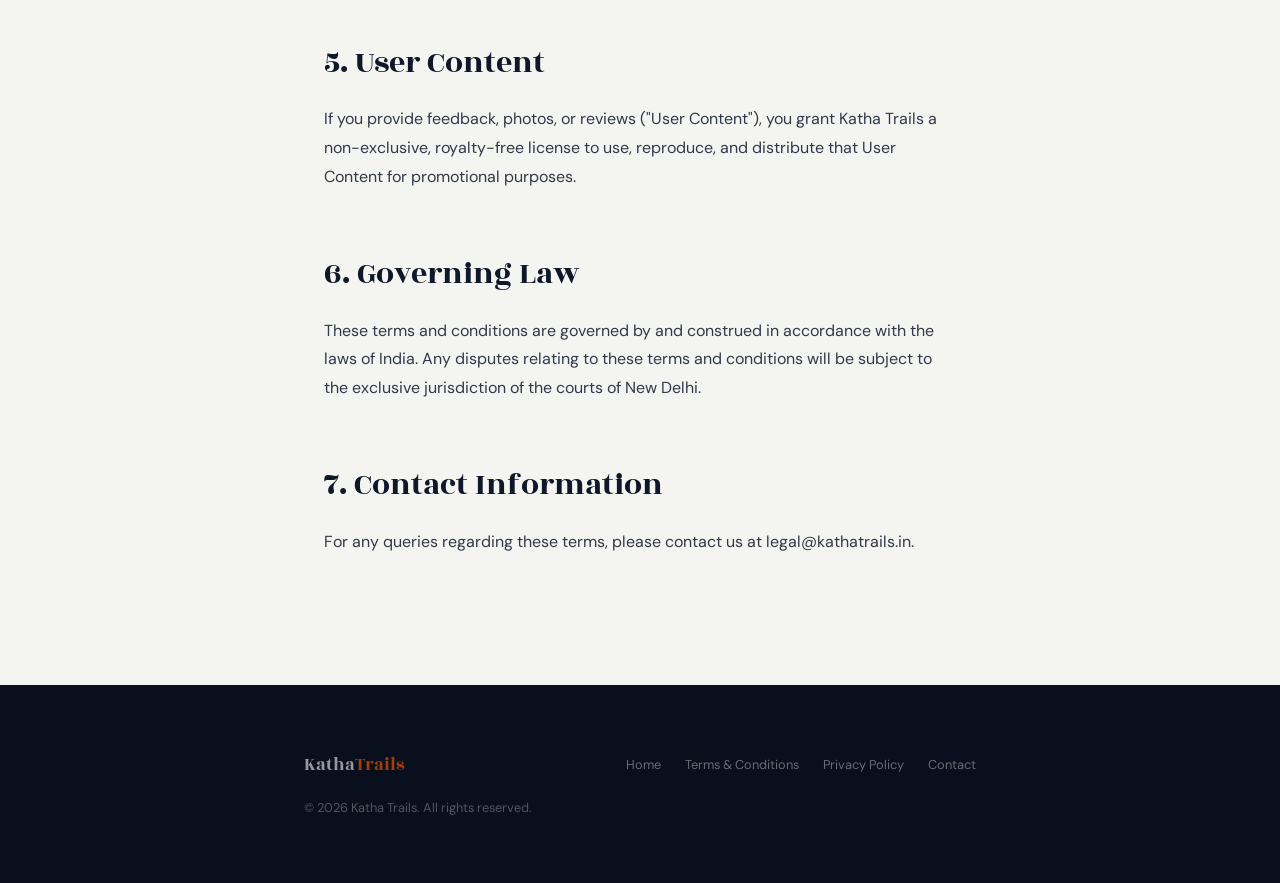
<file: terms.html>
<!DOCTYPE html>
<html lang="en">
<head>
  <!-- Google Tag Manager -->
  <script>(function (w, d, s, l, i) {
      w[l] = w[l] || []; w[l].push({
        'gtm.start':
          new Date().getTime(), event: 'gtm.js'
      }); var f = d.getElementsByTagName(s)[0],
        j = d.createElement(s), dl = l != 'dataLayer' ? '&l=' + l : ''; j.async = true; j.src =
          'https://www.googletagmanager.com/gtm.js?id=' + i + dl; f.parentNode.insertBefore(j, f);
    })(window, document, 'script', 'dataLayer', 'GTM-NX2XGQKV');</script>
  <!-- End Google Tag Manager -->
  <meta charset="UTF-8">
  <meta name="viewport" content="width=device-width, initial-scale=1.0">
  <title>Terms & Conditions — Katha Trails</title>
  <meta name="description" content="Terms and Conditions for Katha Trails.">
  <link rel="stylesheet" href="styles.css">
  <style>
    .legal-content {
      max-width: var(--gali-width);
      margin: calc(var(--space-3xl) + 60px) auto var(--space-3xl);
      padding: 0 var(--gutter);
    }
    .legal-content h1 {
      margin-bottom: var(--space-xl);
      color: var(--highlight);
      text-align: center;
    }
    .legal-content h2 {
      margin-top: var(--space-xl);
      margin-bottom: var(--space-md);
      font-size: 2rem;
    }
    .legal-content p, .legal-content ul {
      margin-bottom: var(--space-md);
      color: rgba(15, 23, 42, 0.85);
    }
    .legal-content ul {
      padding-left: var(--space-md);
    }
    .legal-content li {
      margin-bottom: var(--space-xs);
    }
  </style>
</head>
<body>
  <!-- Google Tag Manager (noscript) -->
  <noscript><iframe src="https://www.googletagmanager.com/ns.html?id=GTM-NX2XGQKV" height="0" width="0"
      style="display:none;visibility:hidden"></iframe></noscript>
  <!-- End Google Tag Manager (noscript) -->

  <!-- ======================== NAVIGATION ======================== -->
  <nav class="site-nav" aria-label="Main navigation" style="background: rgba(244, 244, 240, 0.95); box-shadow: 0 4px 30px rgba(15, 23, 42, 0.08);">
    <a href="index.html" class="nav-logo">Katha<span>Trails</span></a>

    <button class="nav-toggle" aria-label="Toggle menu" aria-expanded="false">
      <span></span><span></span><span></span>
    </button>

    <ul class="nav-links">
      <li><a href="index.html#the-trail">The Trail</a></li>
      <li><a href="index.html#monuments">Monuments</a></li>
      <li><a href="index.html#bazaars">Bazaars</a></li>
      <li><a href="index.html#trail-map">Trail Map</a></li>
      <li><a href="index.html#trail-info"><span class="nav-cta">Book a Walk</span></a></li>
    </ul>
  </nav>

  <main>
    <section class="legal-content">
      <h1>Terms & Conditions</h1>
      
      <p>Last Updated: March 2026</p>

      <p>Welcome to Katha Trails. These Terms and Conditions govern your use of our website and services. By booking a heritage walk with us or using our website, you agree to these terms.</p>

      <h2>1. Booking and Cancellation</h2>
      <p>All bookings are subject to availability. A booking is only confirmed once full payment has been received. You may cancel your walk up to 48 hours before the scheduled start time for a full refund. Cancellations made within 48 hours of the walk are non-refundable.</p>

      <h2>2. Walk Adjustments</h2>
      <p>Katha Trails reserves the right to alter the route, schedule, or duration of the walk due to unforeseen circumstances, including but not limited to weather conditions, monument closures, or public protests. We will make reasonable efforts to inform you of any changes.</p>

      <h2>3. Participant Responsibility</h2>
      <p>Participants are expected to wear comfortable walking shoes, appropriate clothing for the weather and cultural sensitivities (such as covering heads or shoulders when entering religious sites), and carry sufficient water.</p>
      <p>Katha Trails and its guides are not liable for any personal injury, loss, or damage to belongings incurred during the walk. Participation is entirely at your own risk.</p>

      <h2>4. Intellectual Property</h2>
      <p>The content, layout, design, data, databases and graphics on this website are protected by intellectual property laws and are owned by Katha Trails or its licensors. You may not reproduce, download, transmit or retransmit them without our explicit permission.</p>

      <h2>5. User Content</h2>
      <p>If you provide feedback, photos, or reviews ("User Content"), you grant Katha Trails a non-exclusive, royalty-free license to use, reproduce, and distribute that User Content for promotional purposes.</p>

      <h2>6. Governing Law</h2>
      <p>These terms and conditions are governed by and construed in accordance with the laws of India. Any disputes relating to these terms and conditions will be subject to the exclusive jurisdiction of the courts of New Delhi.</p>

      <h2>7. Contact Information</h2>
      <p>For any queries regarding these terms, please contact us at legal@kathatrails.in.</p>
    </section>
  </main>

  <!-- ======================== FOOTER ======================== -->
  <footer class="site-footer">
    <div class="footer-inner">
      <span class="footer-brand">Katha<span>Trails</span></span>
      <ul class="footer-links">
        <li><a href="index.html">Home</a></li>
        <li><a href="terms.html">Terms & Conditions</a></li>
        <li><a href="privacy.html">Privacy Policy</a></li>
        <li><a href="#">Contact</a></li>
      </ul>
      <span class="footer-copy">&copy; 2026 Katha Trails. All rights reserved.</span>
    </div>
  </footer>

  <script src="script.js"></script>
</body>
</html>
</file>
<file: styles.css>
/* ============================================
   KATHA TRAILS — Design System & Styles
   Chandni Chowk Heritage Walk
   ============================================ */

/* --- Google Fonts --- */
@import url('https://fonts.googleapis.com/css2?family=Rozha+One&family=DM+Sans:ital,opsz,wght@0,9..40,300;0,9..40,400;0,9..40,500;0,9..40,600;0,9..40,700;1,9..40,400&display=swap');

/* --- Design Tokens --- */
:root {
  /* Palette */
  --moonlight:    #F4F4F0;
  --night-sky:    #0F172A;
  --sandstone:    #A63C06;
  --marigold:     #F59E0B;

  /* Semantic aliases */
  --bg:           var(--moonlight);
  --text:         var(--night-sky);
  --accent:       var(--sandstone);
  --highlight:    var(--marigold);

  /* Typography */
  --font-heading: 'Rozha One', serif;
  --font-body:    'DM Sans', sans-serif;

  /* Spacing scale */
  --space-xs:  0.5rem;
  --space-sm:  1rem;
  --space-md:  1.5rem;
  --space-lg:  2.5rem;
  --space-xl:  4rem;
  --space-2xl: 6rem;
  --space-3xl: 8rem;

  /* Layout */
  --gali-width: 42rem;
  --gutter:     1.25rem;

  /* Transitions */
  --ease-smooth: cubic-bezier(0.25, 0.46, 0.45, 0.94);

  /* Category Colors */
  --cat-tomb:    #9e3d1e;
  --cat-mosque:  #c8873a;
  --cat-fort:    #1a1208;
  --cat-gate:    #4a7a40;
  --cat-garden:  #2d8a60;
  --cat-pillar:  #4040aa;
  --cat-other:   #7a6a55;
}

/* --- Reset & Base --- */
*,
*::before,
*::after {
  margin: 0;
  padding: 0;
  box-sizing: border-box;
}

html {
  scroll-behavior: smooth;
  font-size: 100%;
}

body {
  font-family: var(--font-body);
  font-weight: 400;
  color: var(--text);
  background-color: var(--bg);
  line-height: 1.8;
  -webkit-font-smoothing: antialiased;
  -moz-osx-font-smoothing: grayscale;
  overflow-x: hidden;
}

img {
  max-width: 100%;
  height: auto;
  display: block;
}

a {
  color: var(--accent);
  text-decoration: none;
  transition: color 0.3s var(--ease-smooth);
}

a:hover {
  color: var(--highlight);
}

/* --- Typography --- */
h1, h2, h3, h4 {
  font-family: var(--font-heading);
  font-weight: 400;
  line-height: 1.15;
  color: var(--text);
}

h1 { font-size: clamp(2.75rem, 6vw, 5.5rem); }
h2 { font-size: clamp(2rem, 4vw, 3.5rem); }
h3 { font-size: clamp(1.5rem, 3vw, 2.25rem); }
h4 { font-size: clamp(1.15rem, 2vw, 1.5rem); }

p {
  max-width: 65ch;
  margin-bottom: var(--space-sm);
}

.text-accent  { color: var(--accent); }
.text-highlight { color: var(--highlight); }
.text-muted   { color: #64748B; }

/* --- Utility --- */
.sr-only {
  position: absolute;
  width: 1px;
  height: 1px;
  padding: 0;
  margin: -1px;
  overflow: hidden;
  clip: rect(0, 0, 0, 0);
  border: 0;
}

/* ============================================
   NAVIGATION
   ============================================ */
.site-nav {
  position: fixed;
  top: 0;
  left: 0;
  right: 0;
  z-index: 100;
  display: flex;
  align-items: center;
  justify-content: space-between;
  padding: var(--space-sm) var(--space-md);
  background: rgba(244, 244, 240, 0.85);
  backdrop-filter: blur(12px);
  -webkit-backdrop-filter: blur(12px);
  border-bottom: 1px solid rgba(15, 23, 42, 0.06);
  transition: background 0.4s var(--ease-smooth),
              box-shadow 0.4s var(--ease-smooth);
}

.site-nav.scrolled {
  background: rgba(244, 244, 240, 0.95);
  box-shadow: 0 4px 30px rgba(15, 23, 42, 0.08);
}

.nav-logo {
  font-family: var(--font-heading);
  font-size: 1.35rem;
  color: var(--text);
  letter-spacing: 0.02em;
}

.nav-logo span {
  color: var(--accent);
}

.nav-links {
  display: flex;
  align-items: center;
  gap: var(--space-md);
  list-style: none;
}

.nav-links a {
  font-size: 0.875rem;
  font-weight: 500;
  color: var(--text);
  text-transform: uppercase;
  letter-spacing: 0.08em;
  position: relative;
}

.nav-links a::after {
  content: '';
  position: absolute;
  bottom: -4px;
  left: 0;
  width: 0;
  height: 2px;
  background: var(--accent);
  transition: width 0.3s var(--ease-smooth);
}

.nav-links a:hover::after {
  width: 100%;
}

.nav-links a.active::after {
  width: 100%;
  background: var(--highlight);
}

.nav-cta {
  padding: 0.5rem 1.25rem;
  background: var(--accent);
  color: var(--moonlight) !important;
  border-radius: 4px;
  font-weight: 600;
  letter-spacing: 0.04em;
  transition: background 0.3s var(--ease-smooth),
              transform 0.2s var(--ease-smooth);
}

.nav-cta:hover {
  background: #8B3205;
  color: var(--moonlight) !important;
  transform: translateY(-1px);
}

.nav-cta::after { display: none !important; }

/* Mobile Nav Toggle */
.nav-toggle {
  display: none;
  flex-direction: column;
  gap: 5px;
  background: none;
  border: none;
  cursor: pointer;
  padding: 4px;
}

.nav-toggle span {
  width: 24px;
  height: 2px;
  background: var(--text);
  border-radius: 2px;
  transition: transform 0.3s, opacity 0.3s;
}

/* ============================================
   HERO SECTION
   ============================================ */
.hero {
  position: relative;
  min-height: 100vh;
  display: flex;
  flex-direction: column;
  align-items: center;
  justify-content: center;
  text-align: center;
  overflow: hidden;
}

.hero-bg {
  position: absolute;
  inset: 0;
  z-index: 0;
}

.hero-bg img {
  width: 100%;
  height: 100%;
  object-fit: cover;
  filter: brightness(0.35) saturate(1.1);
}

.hero-overlay {
  position: absolute;
  inset: 0;
  background: linear-gradient(
    180deg,
    rgba(15, 23, 42, 0.3) 0%,
    rgba(15, 23, 42, 0.6) 60%,
    rgba(15, 23, 42, 0.85) 100%
  );
  z-index: 1;
}

.hero-content {
  position: relative;
  z-index: 2;
  max-width: 52rem;
  padding: var(--space-lg) var(--gutter);
}

.hero-badge {
  display: inline-block;
  padding: 0.4rem 1.2rem;
  background: rgba(245, 158, 11, 0.15);
  border: 1px solid var(--highlight);
  border-radius: 50px;
  font-size: 0.75rem;
  font-weight: 600;
  letter-spacing: 0.15em;
  text-transform: uppercase;
  color: var(--highlight);
  margin-bottom: var(--space-md);
}

.hero h1 {
  color: var(--moonlight);
  margin-bottom: var(--space-sm);
  text-shadow: 0 4px 40px rgba(0,0,0,0.3);
}

.hero h1 em {
  font-style: normal;
  color: var(--highlight);
}

.hero-tagline {
  font-size: clamp(1rem, 2vw, 1.3rem);
  color: rgba(244, 244, 240, 0.8);
  max-width: 38rem;
  margin: 0 auto var(--space-lg);
  line-height: 1.7;
}

.hero-scroll {
  display: inline-flex;
  flex-direction: column;
  align-items: center;
  gap: 0.5rem;
  color: rgba(244, 244, 240, 0.5);
  font-size: 0.75rem;
  letter-spacing: 0.15em;
  text-transform: uppercase;
  animation: pulse-down 2s ease-in-out infinite;
}

.hero-scroll-line {
  width: 1px;
  height: 48px;
  background: linear-gradient(to bottom, var(--highlight), transparent);
}

@keyframes pulse-down {
  0%, 100% { transform: translateY(0); opacity: 0.5; }
  50%      { transform: translateY(8px); opacity: 1; }
}

/* Katha Text Rotator */
.katha-text {
  display: inline-block;
  min-width: 3.5ch; /* Ensure min width so the layout doesn't jank on short words */
  transition: opacity 0.4s var(--ease-smooth), transform 0.4s var(--ease-smooth);
}

.katha-text.fade-out {
  opacity: 0;
  transform: translateY(-10px);
}

.katha-text.fade-in {
  opacity: 0;
  transform: translateY(10px);
}

/* ============================================
   GALI CONTAINER — Narrow Narrative Lane
   ============================================ */
.gali {
  max-width: var(--gali-width);
  margin: 0 auto;
  padding: var(--space-2xl) var(--gutter);
}

.gali--tight {
  max-width: 36rem;
}

/* Section chapter numbering */
.chapter-marker {
  display: flex;
  align-items: center;
  gap: var(--space-sm);
  margin-bottom: var(--space-md);
}

.chapter-number {
  font-family: var(--font-heading);
  font-size: 3.5rem;
  line-height: 1;
  color: var(--accent);
  opacity: 0.25;
}

.chapter-label {
  font-size: 0.7rem;
  font-weight: 600;
  letter-spacing: 0.2em;
  text-transform: uppercase;
  color: var(--accent);
}

.gali h2 {
  margin-bottom: var(--space-md);
}

.gali p {
  color: #334155;
  margin-bottom: var(--space-md);
}

/* Inline image within gali */
.gali-image {
  width: 100%;
  border-radius: 6px;
  overflow: hidden;
  margin: var(--space-lg) 0;
  box-shadow: 0 12px 40px rgba(15, 23, 42, 0.12);
}

.gali-image img {
  width: 100%;
  height: auto;
  filter: grayscale(80%) sepia(60%);
  transition: filter 0.6s var(--ease-smooth),
              transform 0.6s var(--ease-smooth);
}

.gali-image:hover img {
  filter: grayscale(0%) sepia(0%);
  transform: scale(1.02);
}

.gali-image figcaption {
  padding: var(--space-xs) 0;
  font-size: 0.8rem;
  color: #94A3B8;
  font-style: italic;
}

/* Decorative divider */
.gali-divider {
  display: flex;
  align-items: center;
  gap: var(--space-sm);
  margin: var(--space-xl) 0;
}

.gali-divider::before,
.gali-divider::after {
  content: '';
  flex: 1;
  height: 1px;
  background: linear-gradient(90deg, transparent, rgba(166, 60, 6, 0.2), transparent);
}

.gali-divider span {
  color: var(--accent);
  font-size: 1.2rem;
}

/* ============================================
   FULL-BLEED MONUMENT BREAKOUT
   ============================================ */
.monument {
  position: relative;
  width: 100%;
  min-height: 80vh;
  display: flex;
  align-items: flex-end;
  overflow: hidden;
}

.monument-bg {
  position: absolute;
  inset: 0;
}

.monument-bg img {
  width: 100%;
  height: 100%;
  object-fit: cover;
  filter: grayscale(60%) sepia(30%);
  transition: filter 0.8s var(--ease-smooth);
}

.monument:hover .monument-bg img {
  filter: grayscale(0%) sepia(0%);
}

.monument-overlay {
  position: absolute;
  inset: 0;
  background: linear-gradient(
    0deg,
    rgba(15, 23, 42, 0.92) 0%,
    rgba(15, 23, 42, 0.5) 40%,
    rgba(15, 23, 42, 0.1) 100%
  );
}

.monument-content {
  position: relative;
  z-index: 2;
  max-width: 52rem;
  padding: var(--space-3xl) var(--space-lg);
}

.monument-label {
  display: inline-block;
  font-size: 0.7rem;
  font-weight: 600;
  letter-spacing: 0.2em;
  text-transform: uppercase;
  color: var(--highlight);
  margin-bottom: var(--space-sm);
  padding-bottom: var(--space-xs);
  border-bottom: 2px solid var(--highlight);
}

.monument h2 {
  color: var(--moonlight);
  margin-bottom: var(--space-md);
}

.monument p {
  color: rgba(244, 244, 240, 0.75);
  font-size: 1.05rem;
  max-width: 48ch;
}

/* ============================================
   TRAIL INFO / CTA SECTION
   ============================================ */
.trail-info {
  background: var(--night-sky);
  padding: var(--space-3xl) var(--gutter);
  text-align: center;
}

.trail-info-inner {
  max-width: var(--gali-width);
  margin: 0 auto;
}

.trail-info h2 {
  color: var(--moonlight);
  margin-bottom: var(--space-xs);
}

.trail-info-subtitle {
  color: rgba(244, 244, 240, 0.5);
  font-size: 0.9rem;
  margin-bottom: var(--space-xl);
}

.trail-stats {
  display: grid;
  grid-template-columns: repeat(4, 1fr);
  gap: var(--space-md);
  margin-bottom: var(--space-xl);
}

.trail-stat {
  padding: var(--space-md);
  background: rgba(244, 244, 240, 0.04);
  border: 1px solid rgba(244, 244, 240, 0.08);
  border-radius: 8px;
  transition: border-color 0.3s var(--ease-smooth),
              background 0.3s var(--ease-smooth);
}

.trail-stat:hover {
  border-color: rgba(166, 60, 6, 0.3);
  background: rgba(244, 244, 240, 0.06);
}

.trail-stat-value {
  display: block;
  font-family: var(--font-heading);
  font-size: 1.75rem;
  color: var(--highlight);
  margin-bottom: 0.25rem;
}

.trail-stat-label {
  font-size: 0.75rem;
  color: rgba(244, 244, 240, 0.45);
  text-transform: uppercase;
  letter-spacing: 0.1em;
}

.cta-button {
  display: inline-flex;
  align-items: center;
  gap: 0.75rem;
  padding: 1rem 2.5rem;
  background: var(--accent);
  color: var(--moonlight);
  font-family: var(--font-body);
  font-size: 1rem;
  font-weight: 600;
  letter-spacing: 0.06em;
  border: none;
  border-radius: 6px;
  cursor: pointer;
  transition: background 0.3s var(--ease-smooth),
              transform 0.2s var(--ease-smooth),
              box-shadow 0.3s var(--ease-smooth);
}

.cta-button:hover {
  background: #8B3205;
  transform: translateY(-2px);
  box-shadow: 0 8px 30px rgba(166, 60, 6, 0.35);
  color: var(--moonlight);
}

.cta-button svg {
  transition: transform 0.3s var(--ease-smooth);
}

.cta-button:hover svg {
  transform: translateX(4px);
}

/* ============================================
   FOOTER
   ============================================ */
.site-footer {
  background: #0A0F1E;
  padding: var(--space-xl) var(--gutter);
}

.footer-inner {
  max-width: var(--gali-width);
  margin: 0 auto;
  display: flex;
  align-items: center;
  justify-content: space-between;
  flex-wrap: wrap;
  gap: var(--space-sm);
}

.footer-brand {
  font-family: var(--font-heading);
  font-size: 1.1rem;
  color: rgba(244, 244, 240, 0.6);
}

.footer-brand span {
  color: var(--accent);
}

.footer-copy {
  font-size: 0.8rem;
  color: rgba(244, 244, 240, 0.3);
}

.footer-links {
  display: flex;
  gap: var(--space-md);
  list-style: none;
}

.footer-links a {
  font-size: 0.8rem;
  color: rgba(244, 244, 240, 0.4);
}

.footer-links a:hover {
  color: var(--highlight);
}

/* ============================================
   TOP MONUMENTS CARDS SECTION
   ============================================ */
.top-monuments-section {
  background: var(--bg);
  padding-bottom: var(--space-3xl);
}

.top-monuments-header {
  padding-bottom: var(--space-md);
}

.monument-cards-grid {
  max-width: 80rem;
  margin: 0 auto;
  padding: 0 var(--gutter);
  display: grid;
  grid-template-columns: repeat(2, 1fr);
  gap: var(--space-lg);
}

/* 5th card spans full width so it sits centred */
.monument-card:last-child {
  grid-column: 1 / -1;
  max-width: 48rem;
  margin: 0 auto;
  width: 100%;
}

.monument-card {
  background: #fff;
  border-radius: 14px;
  overflow: hidden;
  box-shadow: 0 8px 32px rgba(15, 23, 42, 0.07);
  transition: transform 0.35s var(--ease-smooth),
              box-shadow 0.35s var(--ease-smooth);
  display: flex;
  flex-direction: column;
}

.monument-card:hover {
  transform: translateY(-6px);
  box-shadow: 0 20px 60px rgba(15, 23, 42, 0.14);
}

/* Image area */
.monument-card-img {
  position: relative;
  aspect-ratio: 16 / 9;
  overflow: hidden;
}

.monument-card-img img {
  width: 100%;
  height: 100%;
  object-fit: cover;
  transition: transform 0.6s var(--ease-smooth), filter 0.6s var(--ease-smooth);
  filter: brightness(0.78) saturate(1.1);
}

.monument-card:hover .monument-card-img img {
  transform: scale(1.05);
  filter: brightness(0.9) saturate(1.2);
}

/* Large number badge — top-left */
.monument-card-num {
  position: absolute;
  top: 1rem;
  left: 1rem;
  font-family: var(--font-heading);
  font-size: 3rem;
  line-height: 1;
  color: rgba(244, 244, 240, 0.25);
  letter-spacing: -0.02em;
  pointer-events: none;
  user-select: none;
}

/* Tag badge — bottom-right of image */
.monument-card-tag {
  position: absolute;
  bottom: 0.75rem;
  right: 0.75rem;
  background: rgba(212, 160, 23, 0.92);
  color: #0F172A;
  font-size: 0.6rem;
  font-weight: 700;
  letter-spacing: 0.12em;
  text-transform: uppercase;
  padding: 0.25rem 0.7rem;
  border-radius: 50px;
  backdrop-filter: blur(4px);
}

/* Card body */
.monument-card-body {
  padding: var(--space-md) var(--space-md) var(--space-sm);
  flex: 1;
  display: flex;
  flex-direction: column;
}

.monument-card-body h3 {
  font-size: clamp(1.15rem, 2vw, 1.45rem);
  margin-bottom: var(--space-sm);
  color: var(--text);
}

.monument-card-katha {
  font-size: 0.92rem;
  line-height: 1.75;
  color: #475569;
  flex: 1;
  margin-bottom: var(--space-sm);
}

.monument-card-meta {
  display: flex;
  justify-content: space-between;
  gap: var(--space-sm);
  font-size: 0.72rem;
  font-weight: 600;
  letter-spacing: 0.07em;
  text-transform: uppercase;
  color: var(--accent);
  padding-top: var(--space-sm);
  border-top: 1px solid rgba(166, 60, 6, 0.12);
  margin-top: auto;
}

/* Responsive */
@media (max-width: 720px) {
  .monument-cards-grid {
    grid-template-columns: 1fr;
  }
  .monument-card:last-child {
    grid-column: 1;
    max-width: 100%;
  }
}

/* ============================================
   READING PROGRESS BAR
   ============================================ */
#reading-progress {
  position: fixed;
  top: 0;
  left: 0;
  width: 0%;
  height: 3px;
  background: linear-gradient(90deg, var(--marigold), var(--sandstone));
  z-index: 200;
  transition: width 0.1s linear;
  transform-origin: left;
}

/* ============================================
   TRAIL MAP
   ============================================ */
.trail-map-section {
  background: var(--night-sky);
  padding-bottom: var(--space-xl);
}

.trail-map-section .gali {
  padding-bottom: var(--space-md);
}

.trail-map-section .chapter-number,
.trail-map-section .chapter-label {
  color: var(--highlight);
}

.trail-map-section h2 {
  color: var(--moonlight);
}

.trail-map-section p {
  color: rgba(244, 244, 240, 0.65);
}

/* Map meta row: site counter + filter bar */
.map-meta {
  max-width: 72rem;
  margin: 0 auto var(--space-md);
  padding: 0 var(--gutter);
  display: flex;
  align-items: flex-start;
  justify-content: space-between;
  flex-wrap: wrap;
  gap: var(--space-sm);
}

.map-site-count {
  font-size: 0.8rem;
  font-weight: 600;
  letter-spacing: 0.1em;
  text-transform: uppercase;
  color: rgba(244, 244, 240, 0.45);
  padding-top: 0.3rem;
}

.map-site-count span {
  color: var(--highlight);
  font-family: var(--font-heading);
  font-size: 1.1rem;
}

/* Filter pill bar */
.map-filters {
  display: flex;
  flex-wrap: wrap;
  gap: 0.5rem;
  justify-content: flex-end;
}

.filter-pill {
  padding: 0.35rem 0.9rem;
  border-radius: 50px;
  border: 1px solid rgba(244, 244, 240, 0.15);
  background: rgba(244, 244, 240, 0.05);
  color: rgba(244, 244, 240, 0.6);
  font-family: var(--font-body);
  font-size: 0.72rem;
  font-weight: 600;
  letter-spacing: 0.08em;
  text-transform: uppercase;
  cursor: pointer;
  transition: all 0.25s var(--ease-smooth);
  display: flex;
  align-items: center;
  gap: 0.4rem;
}

.filter-pill:hover {
  border-color: rgba(244, 244, 240, 0.4);
  color: var(--moonlight);
  background: rgba(244, 244, 240, 0.1);
}

.filter-pill.active {
  color: var(--night-sky);
  border-color: transparent;
}

.filter-pill-dot {
  width: 8px;
  height: 8px;
  border-radius: 50%;
  flex-shrink: 0;
}

/* Category-specific pill active states */
.filter-pill[data-cat="all"].active    { background: var(--moonlight); color: var(--night-sky); }
.filter-pill[data-cat="tomb"].active   { background: var(--cat-tomb); color: var(--moonlight); }
.filter-pill[data-cat="mosque"].active { background: var(--cat-mosque); color: var(--night-sky); }
.filter-pill[data-cat="fort"].active   { background: var(--cat-fort); color: var(--moonlight); }
.filter-pill[data-cat="gate"].active   { background: var(--cat-gate); color: var(--moonlight); }
.filter-pill[data-cat="garden"].active { background: var(--cat-garden); color: var(--moonlight); }
.filter-pill[data-cat="pillar"].active { background: var(--cat-pillar); color: var(--moonlight); }
.filter-pill[data-cat="other"].active  { background: var(--cat-other); color: var(--moonlight); }

.trail-map-container {
  max-width: 72rem;
  margin: 0 auto;
  padding: 0 var(--gutter);
}

#trail-map-canvas {
  width: 100%;
  height: 480px;
  border-radius: 12px;
  border: 1px solid rgba(244, 244, 240, 0.08);
  overflow: hidden;
  box-shadow: 0 16px 60px rgba(0, 0, 0, 0.4);
}

/* --- Leaflet Popup Override --- */
.leaflet-popup-content-wrapper {
  background: var(--night-sky) !important;
  color: var(--moonlight) !important;
  border-radius: 8px !important;
  box-shadow: 0 8px 32px rgba(0, 0, 0, 0.4) !important;
  border: 1px solid rgba(244, 244, 240, 0.1) !important;
}

.leaflet-popup-content {
  margin: 14px 18px !important;
  font-family: var(--font-body) !important;
  font-size: 0.9rem !important;
  line-height: 1.6 !important;
}

.leaflet-popup-content strong {
  font-family: var(--font-heading) !important;
  font-size: 1.1rem !important;
  color: var(--highlight) !important;
  display: block;
  margin-bottom: 4px;
}

.leaflet-popup-tip {
  background: var(--night-sky) !important;
}

.leaflet-popup-close-button {
  color: rgba(244, 244, 240, 0.5) !important;
}

.leaflet-popup-close-button:hover {
  color: var(--highlight) !important;
}

/* Custom marker pulse */
.waypoint-marker {
  width: 16px;
  height: 16px;
  background: var(--highlight);
  border: 3px solid var(--moonlight);
  border-radius: 50%;
  box-shadow: 0 0 0 4px rgba(245, 158, 11, 0.3),
              0 2px 8px rgba(0, 0, 0, 0.3);
}

/* ============================================
   SITE DETAIL SIDEBAR
   ============================================ */
#site-sidebar {
  position: fixed;
  top: 0;
  right: 0;
  width: 360px;
  max-width: 92vw;
  height: 100%;
  background: var(--night-sky);
  border-left: 1px solid rgba(244, 244, 240, 0.08);
  z-index: 500;
  transform: translateX(100%);
  transition: transform 0.45s var(--ease-smooth);
  overflow-y: auto;
  display: flex;
  flex-direction: column;
}

#site-sidebar.open {
  transform: translateX(0);
  box-shadow: -16px 0 60px rgba(0, 0, 0, 0.5);
}

.sidebar-header {
  padding: var(--space-md);
  display: flex;
  align-items: flex-start;
  justify-content: space-between;
  gap: var(--space-sm);
  border-bottom: 1px solid rgba(244, 244, 240, 0.06);
  position: sticky;
  top: 0;
  background: var(--night-sky);
  z-index: 1;
}

.sidebar-close {
  background: none;
  border: none;
  cursor: pointer;
  color: rgba(244, 244, 240, 0.4);
  font-size: 1.5rem;
  line-height: 1;
  padding: 0.2rem;
  flex-shrink: 0;
  transition: color 0.2s;
  margin-top: 0.25rem;
}

.sidebar-close:hover {
  color: var(--highlight);
}

.sidebar-category-badge {
  display: inline-block;
  padding: 0.2rem 0.75rem;
  border-radius: 50px;
  font-size: 0.65rem;
  font-weight: 700;
  letter-spacing: 0.12em;
  text-transform: uppercase;
  margin-bottom: 0.5rem;
}

.sidebar-name {
  font-family: var(--font-heading);
  font-size: 1.6rem;
  color: var(--moonlight);
  line-height: 1.2;
  flex: 1;
}

.sidebar-body {
  padding: var(--space-md);
  flex: 1;
}

.sidebar-katha {
  color: rgba(244, 244, 240, 0.75);
  font-size: 0.95rem;
  line-height: 1.85;
  max-width: none;
}

.sidebar-coords {
  margin-top: var(--space-md);
  padding-top: var(--space-md);
  border-top: 1px solid rgba(244, 244, 240, 0.06);
  font-size: 0.75rem;
  color: rgba(244, 244, 240, 0.25);
  letter-spacing: 0.05em;
}

/* Sidebar overlay */
#sidebar-overlay {
  position: fixed;
  inset: 0;
  background: rgba(0, 0, 0, 0);
  z-index: 490;
  pointer-events: none;
  transition: background 0.4s var(--ease-smooth);
}

#sidebar-overlay.visible {
  background: rgba(0, 0, 0, 0.45);
  pointer-events: all;
}

@media (max-width: 768px) {
  #trail-map-canvas {
    height: 360px;
    border-radius: 8px;
  }
  .map-filters {
    justify-content: flex-start;
  }
  .map-meta {
    flex-direction: column;
  }
}

/* ============================================
   SCROLL REVEAL ANIMATION
   ============================================ */
.reveal {
  opacity: 0;
  transform: translateY(32px);
  transition: opacity 0.8s var(--ease-smooth),
              transform 0.8s var(--ease-smooth);
}

.reveal.is-visible {
  opacity: 1;
  transform: translateY(0);
}

/* Stagger children */
.reveal-stagger > .reveal:nth-child(1) { transition-delay: 0s; }
.reveal-stagger > .reveal:nth-child(2) { transition-delay: 0.1s; }
.reveal-stagger > .reveal:nth-child(3) { transition-delay: 0.2s; }
.reveal-stagger > .reveal:nth-child(4) { transition-delay: 0.3s; }

/* ============================================
   RESPONSIVE
   ============================================ */
@media (max-width: 768px) {
  .nav-links {
    display: none;
    position: absolute;
    top: 100%;
    left: 0;
    right: 0;
    flex-direction: column;
    background: rgba(244, 244, 240, 0.98);
    backdrop-filter: blur(16px);
    padding: var(--space-md);
    gap: var(--space-sm);
    border-bottom: 1px solid rgba(15, 23, 42, 0.08);
  }

  .nav-links.open {
    display: flex;
  }

  .nav-toggle {
    display: flex;
  }

  .trail-stats {
    grid-template-columns: repeat(2, 1fr);
  }

  .monument {
    min-height: 65vh;
  }

  .monument-content {
    padding: var(--space-xl) var(--gutter);
  }

  .hero-content {
    padding: var(--space-lg) var(--gutter);
  }

  .gali {
    padding: var(--space-xl) var(--gutter);
  }

  .footer-inner {
    flex-direction: column;
    text-align: center;
  }
}

@media (max-width: 480px) {
  .trail-stats {
    grid-template-columns: 1fr 1fr;
    gap: var(--space-xs);
  }

  .trail-stat {
    padding: var(--space-sm);
  }

  .cta-button {
    width: 100%;
    justify-content: center;
  }

  .hero-badge {
    font-size: 0.65rem;
  }
}


/* ============================================
   MODAL (Safdarjung Tomb Info)
   ============================================ */
.modal-overlay {
  position: fixed;
  inset: 0;
  background: rgba(0, 0, 0, 0.7);
  backdrop-filter: blur(4px);
  -webkit-backdrop-filter: blur(4px);
  z-index: 1000;
  display: flex;
  align-items: center;
  justify-content: center;
  opacity: 0;
  visibility: hidden;
  transition: opacity 0.3s cubic-bezier(0.25, 0.46, 0.45, 0.94), visibility 0.3s;
}

.modal-overlay.open {
  opacity: 1;
  visibility: visible;
}

.modal-content {
  background: var(--bg);
  width: 90%;
  max-width: 650px;
  max-height: 90vh;
  border-radius: 12px;
  overflow-y: auto;
  position: relative;
  transform: translateY(20px) scale(0.95);
  transition: transform 0.4s cubic-bezier(0.25, 0.46, 0.45, 0.94);
  box-shadow: 0 24px 60px rgba(0, 0, 0, 0.4);
  text-align: left;
}

.modal-overlay.open .modal-content {
  transform: translateY(0) scale(1);
}

.modal-close {
  position: absolute;
  top: 1rem;
  right: 1.25rem;
  background: none;
  border: none;
  font-size: 2rem;
  line-height: 1;
  color: var(--moonlight);
  opacity: 0.6;
  cursor: pointer;
  transition: opacity 0.2s, color 0.2s;
  z-index: 10;
}

.modal-close:hover {
  opacity: 1;
  color: var(--highlight);
}

.modal-header {
  padding: var(--space-xl) var(--space-lg) var(--space-sm);
  background: var(--night-sky);
  color: var(--moonlight);
  border-top-left-radius: 12px;
  border-top-right-radius: 12px;
}

.modal-badge {
  display: inline-block;
  padding: 0.3rem 0.8rem;
  border-radius: 50px;
  background: rgba(245, 158, 11, 0.15);
  color: var(--highlight);
  font-size: 0.7rem;
  letter-spacing: 0.1em;
  text-transform: uppercase;
  font-weight: 700;
  margin-bottom: var(--space-sm);
}

.modal-header h2 {
  color: var(--moonlight);
  margin: 0;
  font-size: 2.2rem;
}

.modal-body {
  padding: var(--space-md) var(--space-lg) var(--space-xl);
  color: #334155;
  font-size: 1.05rem;
}

.modal-image {
  width: 100%;
  max-height: 250px;
  object-fit: cover;
  border-radius: 8px;
  margin-bottom: var(--space-md);
  box-shadow: 0 8px 30px rgba(0,0,0,0.1);
}

.modal-body p {
  margin-bottom: var(--space-md);
  line-height: 1.7;
}

.modal-body h3 {
  font-family: var(--font-heading);
  font-size: 1.4rem;
  font-weight: 400;
  margin: var(--space-md) 0 var(--space-sm);
  color: var(--text);
}

.modal-body ul {
  list-style: none;
  padding-left: 0;
}

.modal-body li {
  position: relative;
  padding-left: 1.5rem;
  margin-bottom: 0.5rem;
}

.modal-body li::before {
  content: '✦';
  position: absolute;
  left: 0;
  color: var(--highlight);
  font-size: 1rem;
}
</file>
